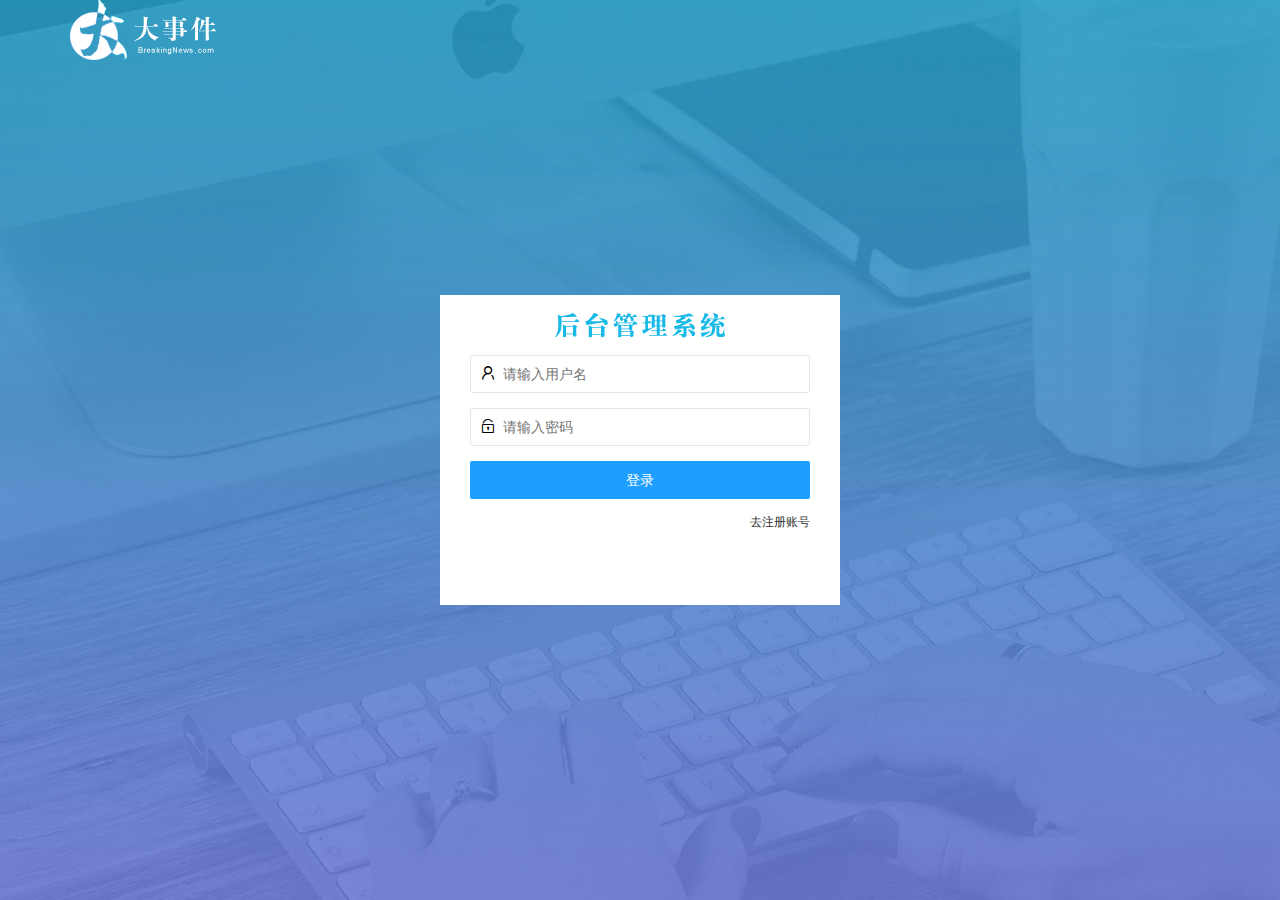
<file: 项目/login.html>
<!DOCTYPE html>
<html lang="en">

<head>
    <meta charset="UTF-8">
    <meta http-equiv="X-UA-Compatible" content="IE=edge">
    <meta name="viewport" content="width=device-width, initial-scale=1.0">
    <title>后台管理系统登录</title>
    <link rel="stylesheet" href="./assets/lib/layui/css/layui.css">
    <link rel="stylesheet" href="./assets/css/login.css">

</head>

<body>
    <div class="layui-main">
        <img src="./assets/images/logo.png" alt="">
    </div>
    <!-- 登录注册页面开始 -->
    <div class="logintest">
        <div class="title">
        </div>
        <!-- 登录 -->
        <div class="login-box">
            <form class="layui-form" id="form_login">
                <div class="layui-form-item">
                    <i class="layui-icon layui-icon-username"></i>
                    <input type="text" name="username" required lay-verify="required" placeholder="请输入用户名"
                        autocomplete="off" class="layui-input">
                </div>
                <div class="layui-form-item">
                    <i class="layui-icon layui-icon-password"></i>
                    <input type="password" name="password" required lay-verify="required|pwd" placeholder="请输入密码"
                        autocomplete="off" class="layui-input">
                </div>
                <div class="layui-form-item">
                    <button class="layui-btn layui-btn-fluid layui-btn-normal" lay-submit
                        lay-filter="formDemo">登录</button>
                </div>
                <div class="layui-form-item links">
                    <a href="javascript:;" id="link_reg">去注册账号</a>
                </div>
            </form>
        </div>

        <!-- 注册 -->
        <div class="reg-box">
            <form class="layui-form" id="form_reg">
                <div class="layui-form-item">
                    <i class="layui-icon layui-icon-username"></i>
                    <input type="text" name="username" required lay-verify="required" placeholder="请输入用户名"
                        autocomplete="off" class="layui-input">
                </div>
                <div class="layui-form-item">
                    <i class="layui-icon layui-icon-password"></i>
                    <input type="password" name="password" required lay-verify="required|pwd" placeholder="请输入密码"
                        autocomplete="off" class="layui-input">
                </div>
                <div class="layui-form-item">
                    <i class="layui-icon layui-icon-password"></i>
                    <input type="password" name="repassword" required lay-verify="required|pwd|repwd"
                        placeholder="再次确认密码" autocomplete="off" class="layui-input">
                </div>
                <div class="layui-form-item">
                    <button class="layui-btn layui-btn-fluid layui-btn-normal" lay-submit
                        lay-filter="formDemo">注册</button>
                </div>
                <div class="layui-form-item links">
                    <a href="javascript:;" id="link_login">去登录</a>
                </div>
            </form>
        </div>
    </div>
    <!-- 登录注册页面结束 -->
    <script src="./assets/lib/layui/layui.all.js"></script>
    <script src="./assets/lib/jquery.js"></script>
    <script src="./assets/js/baseAPI.js"></script>
    <script src="./assets/js/login.js"></script>
</body>

</html>
</file>
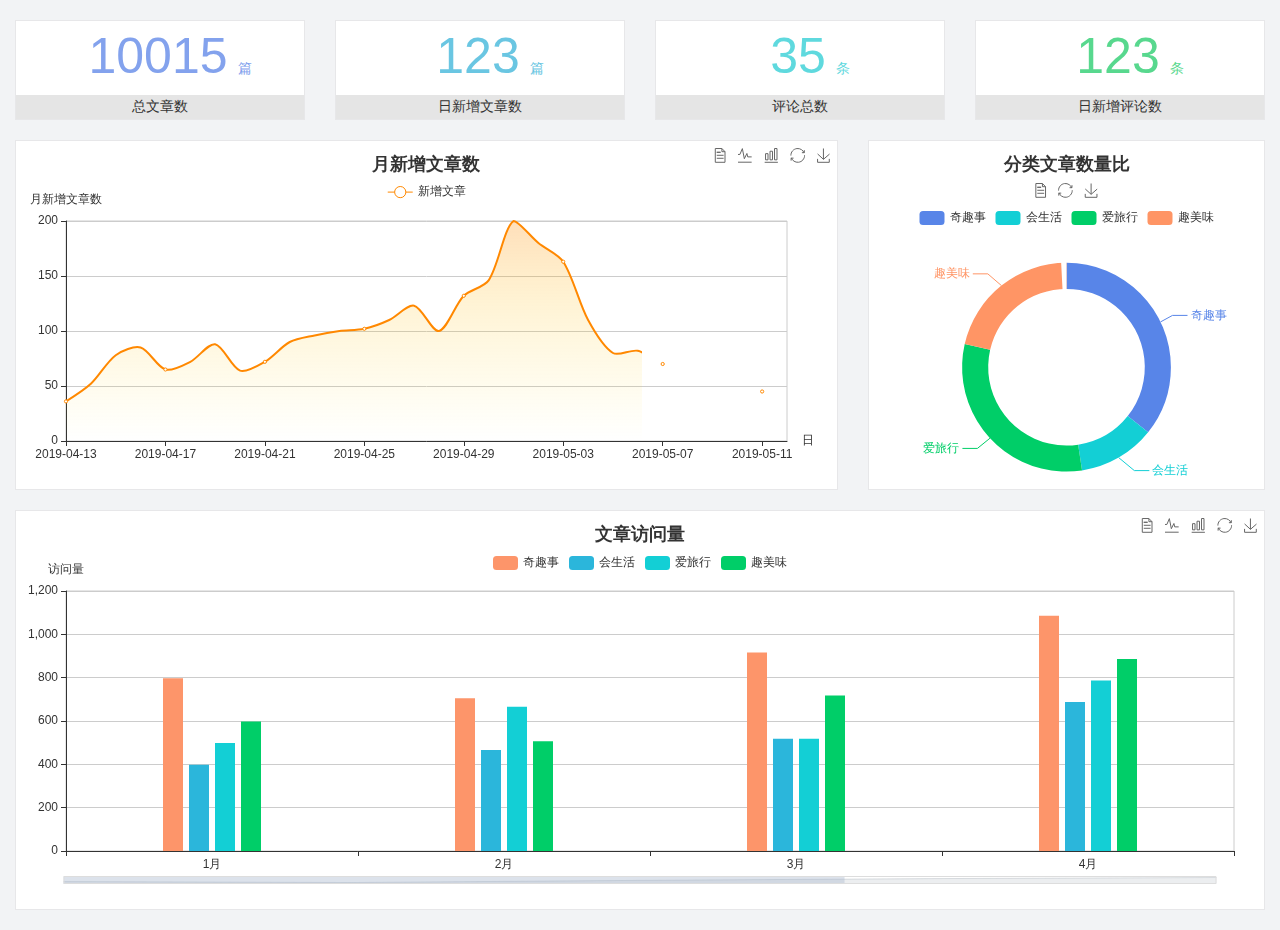
<file: 项目/home/dashboard.html>
<!DOCTYPE html>
<html lang="en">

<head>
  <meta charset="UTF-8">
  <meta name="viewport" content="width=device-width, initial-scale=1.0">
  <meta http-equiv="X-UA-Compatible" content="ie=edge">
  <title>图表统计</title>
  <link rel="stylesheet" href="../assets/lib/bootstrap.css" />
  <link rel="stylesheet" href="../assets/lib/main.css" />
  <script src="../assets/lib/jquery.js"></script>
  <script type="text/javascript" src="../assets/lib/echarts.min.js"></script>
</head>

<body>
  <div class="container-fluid">
    <div class="row spannel_list">
      <div class="col-sm-3 col-xs-6">
        <div class="spannel">
          <em>10015</em><span>篇</span>
          <b>总文章数</b>
        </div>
      </div>
      <div class="col-sm-3 col-xs-6">
        <div class="spannel scolor01">
          <em>123</em><span>篇</span>
          <b>日新增文章数</b>
        </div>
      </div>
      <div class="col-sm-3 col-xs-6">
        <div class="spannel scolor02">
          <em>35</em><span>条</span>
          <b>评论总数</b>
        </div>
      </div>
      <div class="col-sm-3 col-xs-6">
        <div class="spannel scolor03">
          <em>123</em><span>条</span>
          <b>日新增评论数</b>
        </div>
      </div>
    </div>
  </div>

  <div class="container-fluid">
    <div class="row curve-pie">
      <div class="col-lg-8 col-md-8">
        <div class="gragh_pannel" id="curve_show"></div>
      </div>
      <div class="col-lg-4 col-md-4">
        <div class="gragh_pannel" id="pie_show"></div>
      </div>
    </div>
  </div>

  <div class="container-fluid">
    <div class="column_pannel" id="column_show"></div>
  </div>

  <script>
    var oChart = echarts.init(document.getElementById('curve_show'));
    var aList_all = [
      { 'count': 36, 'date': '2019-04-13' },
      { 'count': 52, 'date': '2019-04-14' },
      { 'count': 78, 'date': '2019-04-15' },
      { 'count': 85, 'date': '2019-04-16' },
      { 'count': 65, 'date': '2019-04-17' },
      { 'count': 72, 'date': '2019-04-18' },
      { 'count': 88, 'date': '2019-04-19' },
      { 'count': 64, 'date': '2019-04-20' },
      { 'count': 72, 'date': '2019-04-21' },
      { 'count': 90, 'date': '2019-04-22' },
      { 'count': 96, 'date': '2019-04-23' },
      { 'count': 100, 'date': '2019-04-24' },
      { 'count': 102, 'date': '2019-04-25' },
      { 'count': 110, 'date': '2019-04-26' },
      { 'count': 123, 'date': '2019-04-27' },
      { 'count': 100, 'date': '2019-04-28' },
      { 'count': 132, 'date': '2019-04-29' },
      { 'count': 146, 'date': '2019-04-30' },
      { 'count': 200, 'date': '2019-05-01' },
      { 'count': 180, 'date': '2019-05-02' },
      { 'count': 163, 'date': '2019-05-03' },
      { 'count': 110, 'date': '2019-05-04' },
      { 'count': 80, 'date': '2019-05-05' },
      { 'count': 82, 'date': '2019-05-06' },
      { 'count': 70, 'date': '2019-05-07' },
      { 'count': 65, 'date': '2019-05-08' },
      { 'count': 54, 'date': '2019-05-09' },
      { 'count': 40, 'date': '2019-05-10' },
      { 'count': 45, 'date': '2019-05-11' },
      { 'count': 38, 'date': '2019-05-12' },
    ];

    let aCount = [];
    let aDate = [];

    for (var i = 0; i < aList_all.length; i++) {
      aCount.push(aList_all[i].count);
      aDate.push(aList_all[i].date);
    }

    var chartopt = {
      title: {
        text: '月新增文章数',
        left: 'center',
        top: '10'
      },
      tooltip: {
        trigger: 'axis'
      },
      legend: {
        data: ['新增文章'],
        top: '40'
      },
      toolbox: {
        show: true,
        feature: {
          mark: { show: true },
          dataView: { show: true, readOnly: false },
          magicType: { show: true, type: ['line', 'bar'] },
          restore: { show: true },
          saveAsImage: { show: true }
        }
      },
      calculable: true,
      xAxis: [
        {
          name: '日',
          type: 'category',
          boundaryGap: false,
          data: aDate
        }
      ],
      yAxis: [
        {
          name: '月新增文章数',
          type: 'value'
        }
      ],
      series: [
        {
          name: '新增文章',
          type: 'line',
          smooth: true,
          itemStyle: { normal: { areaStyle: { type: 'default' }, color: '#f80' }, lineStyle: { color: '#f80' } },
          data: aCount
        }],
      areaStyle: {
        normal: {
          color: new echarts.graphic.LinearGradient(0, 0, 0, 1, [{
            offset: 0,
            color: 'rgba(255,136,0,0.39)'
          }, {
            offset: .34,
            color: 'rgba(255,180,0,0.25)'
          }, {
            offset: 1,
            color: 'rgba(255,222,0,0.00)'
          }])

        }
      },
      grid: {
        show: true,
        x: 50,
        x2: 50,
        y: 80,
        height: 220
      }
    };

    oChart.setOption(chartopt);


    var oPie = echarts.init(document.getElementById('pie_show'));
    var oPieopt =
    {
      title: {
        top: 10,
        text: '分类文章数量比',
        x: 'center'
      },
      tooltip: {
        trigger: 'item',
        formatter: "{a} <br/>{b} : {c} ({d}%)"
      },
      color: ['#5885e8', '#13cfd5', '#00ce68', '#ff9565'],
      legend: {
        x: 'center',
        top: 65,
        data: ['奇趣事', '会生活', '爱旅行', '趣美味']
      },
      toolbox: {
        show: true,
        x: 'center',
        top: 35,
        feature: {
          mark: { show: true },
          dataView: { show: true, readOnly: false },
          magicType: {
            show: true,
            type: ['pie', 'funnel'],
            option: {
              funnel: {
                x: '25%',
                width: '50%',
                funnelAlign: 'left',
                max: 1548
              }
            }
          },
          restore: { show: true },
          saveAsImage: { show: true }
        }
      },
      calculable: true,
      series: [
        {
          name: '访问来源',
          type: 'pie',
          radius: ['45%', '60%'],
          center: ['50%', '65%'],
          data: [
            { value: 300, name: '奇趣事' },
            { value: 100, name: '会生活' },
            { value: 260, name: '爱旅行' },
            { value: 180, name: '趣美味' }
          ]
        }
      ]
    };
    oPie.setOption(oPieopt);



    var oColumn = this.echarts.init(document.getElementById('column_show'));
    var oColumnopt =
    {
      title: {
        text: '文章访问量',
        left: 'center',
        top: '10'
      },
      tooltip: {
        trigger: 'axis'
      },
      legend: {
        data: ['奇趣事', '会生活', '爱旅行', '趣美味'],
        top: '40'
      },
      toolbox: {
        show: true,
        feature: {
          mark: { show: true },
          dataView: { show: true, readOnly: false },
          magicType: { show: true, type: ['line', 'bar'] },
          restore: { show: true },
          saveAsImage: { show: true }
        }
      },
      calculable: true,
      xAxis: [
        {
          type: 'category',
          data: ['1月', '2月', '3月', '4月', '5月']
        }
      ],
      yAxis: [
        {
          name: '访问量',
          type: 'value'
        }
      ],
      series: [
        {
          name: '奇趣事',
          type: 'bar',
          barWidth: 20,
          itemStyle: {
            normal: { areaStyle: { type: 'default' }, color: '#fd956a' }
          },
          data: [800, 708, 920, 1090, 1200]
        },
        {
          name: '会生活',
          type: 'bar',
          barWidth: 20,
          itemStyle: {
            normal: { areaStyle: { type: 'default' }, color: '#2bb6db' }
          },
          data: [400, 468, 520, 690, 800]
        },
        {
          name: '爱旅行',
          type: 'bar',
          barWidth: 20,
          itemStyle: {
            normal: { areaStyle: { type: 'default' }, color: '#13cfd5' }
          },
          data: [500, 668, 520, 790, 900]
        },
        {
          name: '趣美味',
          type: 'bar',
          barWidth: 20,
          itemStyle: {
            normal: { areaStyle: { type: 'default' }, color: '#00ce68' }
          },
          data: [600, 508, 720, 890, 1000]
        }
      ],
      grid: {
        show: true,
        x: 50,
        x2: 30,
        y: 80,
        height: 260
      },
      dataZoom: [//给x轴设置滚动条
        {
          start: 0,//默认为0
          end: 100 - 1000 / 31,//默认为100
          type: 'slider',
          show: true,
          xAxisIndex: [0],
          handleSize: 0,//滑动条的 左右2个滑动条的大小
          height: 8,//组件高度
          left: 45, //左边的距离
          right: 50,//右边的距离
          bottom: 26,//右边的距离
          handleColor: '#ddd',//h滑动图标的颜色
          handleStyle: {
            borderColor: "#cacaca",
            borderWidth: "1",
            shadowBlur: 2,
            background: "#ddd",
            shadowColor: "#ddd",
          }
        }]
    };
    oColumn.setOption(oColumnopt);
  </script>
</body>

</html>
</file>
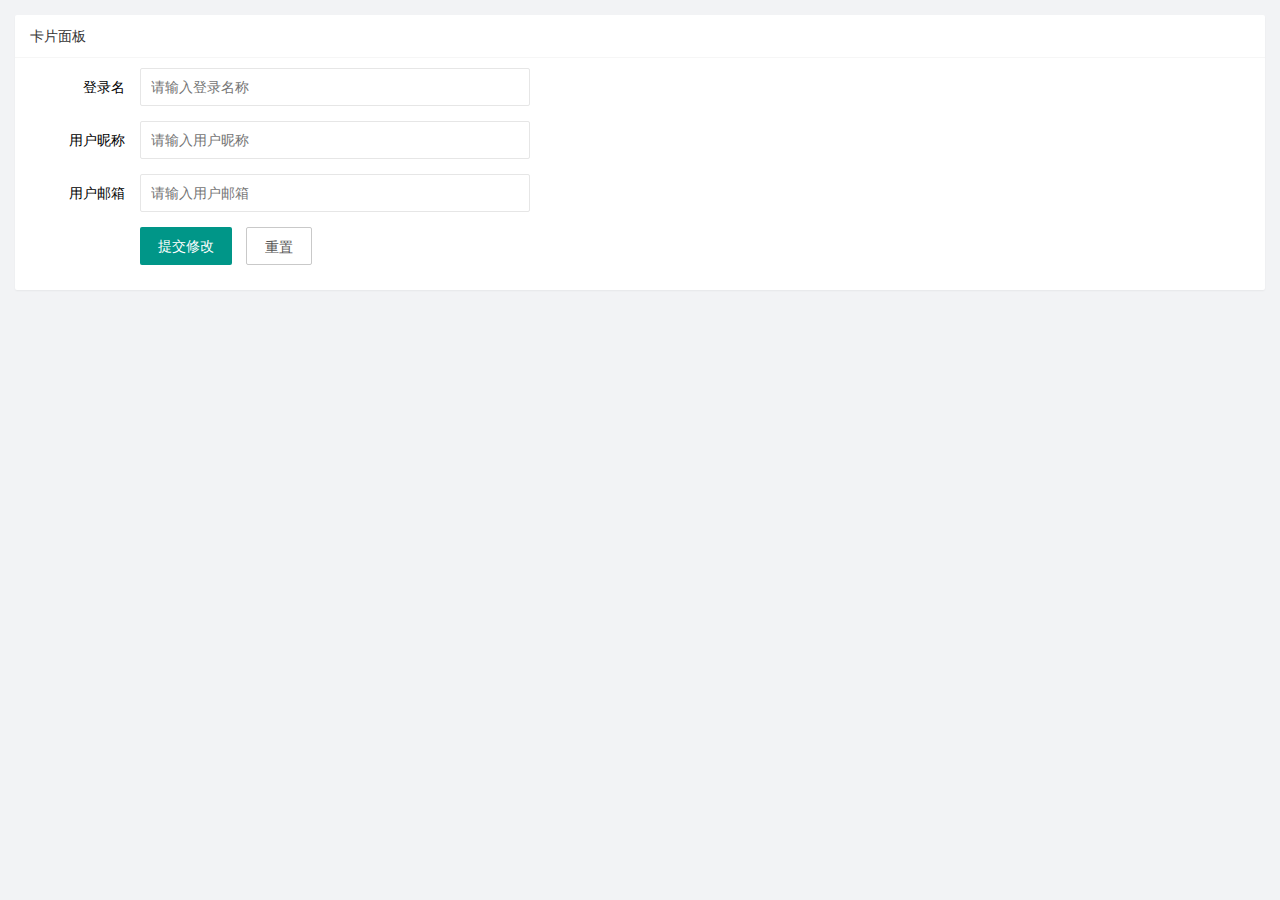
<file: 项目/user/user_info.html>
<!DOCTYPE html>
<html lang="en">

<head>
    <meta charset="UTF-8">
    <meta http-equiv="X-UA-Compatible" content="IE=edge">
    <meta name="viewport" content="width=device-width, initial-scale=1.0">
    <title>基本资料</title>
    <link rel="stylesheet" href="../assets/lib/layui/css/layui.css">
    <link rel="stylesheet" href="../assets/css/user/user_info.css">
</head>

<body>
    <div class="layui-card">
        <div class="layui-card-header">卡片面板</div>
        <div class="layui-card-body">
            <form class="layui-form" action="" lay-filter="formUserInfo">
                <input type="hidden" name="id">
                <div class="layui-form-item">
                    <label class="layui-form-label">登录名</label>
                    <div class="layui-input-block">
                        <input type="text" name="username" required lay-verify="required" placeholder="请输入登录名称"
                            autocomplete="off" class="layui-input" readonly>
                    </div>
                </div>
                <div class="layui-form-item">
                    <label class="layui-form-label">用户昵称</label>
                    <div class="layui-input-block">
                        <input type="text" name="nickname" required lay-verify="required|nickname" placeholder="请输入用户昵称"
                            autocomplete="off" class="layui-input">
                    </div>
                </div>
                <div class="layui-form-item">
                    <label class="layui-form-label">用户邮箱</label>
                    <div class="layui-input-block">
                        <input type="text" name="email" required lay-verify="required" placeholder="请输入用户邮箱"
                            autocomplete="off" class="layui-input">
                    </div>
                </div>
                <div class="layui-form-item">
                    <div class="layui-input-block">
                        <button class="layui-btn" lay-submit lay-filter="formDemo">提交修改</button>
                        <button type="reset" class="layui-btn layui-btn-primary" id="btnReset">重置</button>
                    </div>
                </div>
            </form>
        </div>
    </div>
    <script src="../assets/lib/layui/layui.all.js"></script>
    <script src="../assets/lib/jquery.js"></script>
    <script src="../assets/js/baseAPI.js"></script>
    <script src="../assets/js/user/user.js"></script>
</body>

</html>
</file>
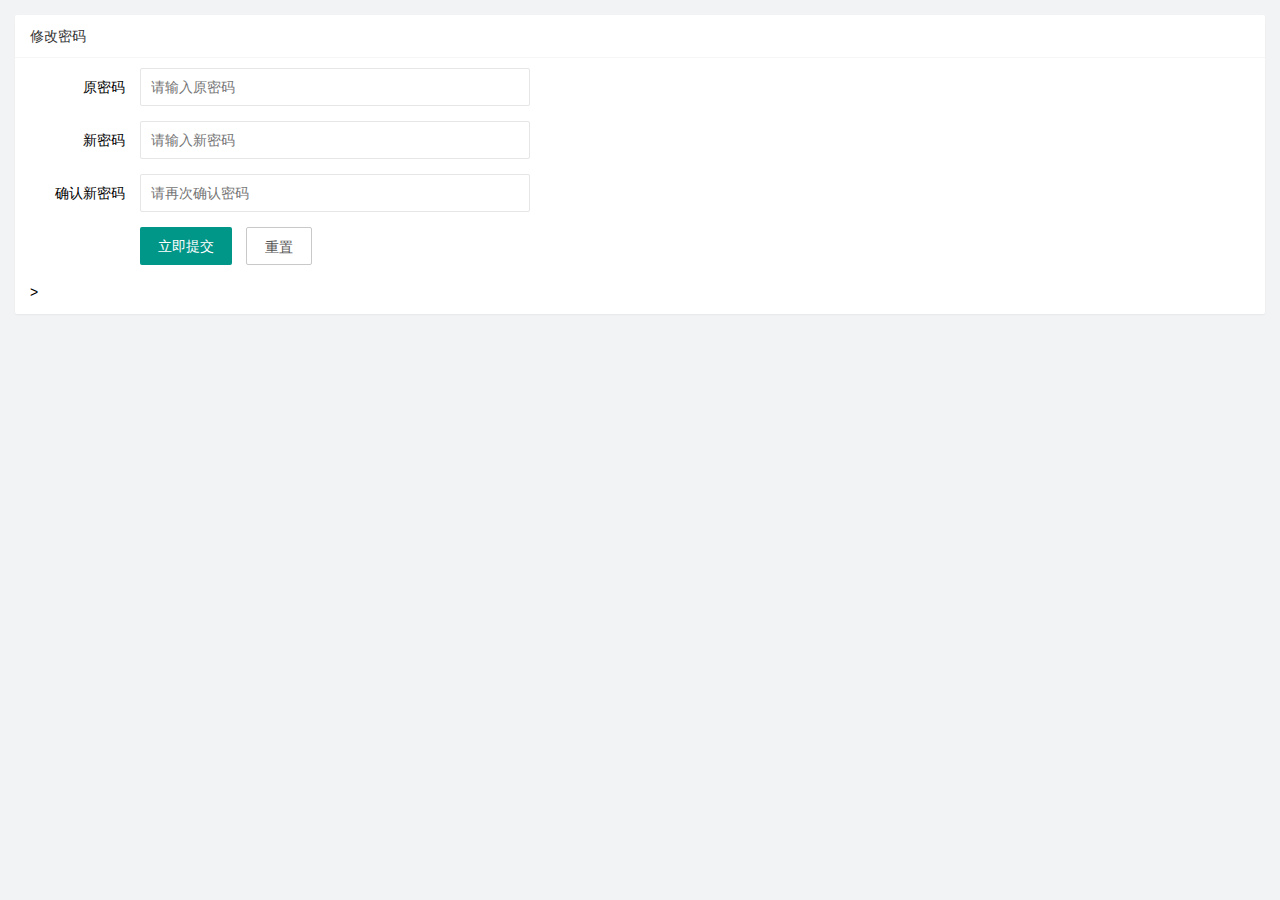
<file: 项目/user/user_pwd.html>
<!DOCTYPE html>
<html lang="en">

<head>
    <meta charset="UTF-8">
    <meta http-equiv="X-UA-Compatible" content="IE=edge">
    <meta name="viewport" content="width=device-width, initial-scale=1.0">
    <title>Document</title>
    <link rel="stylesheet" href="../assets/lib/layui/css/layui.css">
    <link rel="stylesheet" href="../assets/css/user/user_pwd.css">
</head>

<body>
    <div class="layui-card">
        <div class="layui-card-header">修改密码</div>
        <div class="layui-card-body">
            <form class="layui-form" action="">
                <div class="layui-form-item">
                    <label class="layui-form-label">原密码</label>
                    <div class="layui-input-block">
                        <input type="password" name="oldPwd" required lay-verify="required|pwd" placeholder="请输入原密码"
                            autocomplete="off" class="layui-input">
                    </div>
                </div>
                <div class="layui-form-item">
                    <label class="layui-form-label">新密码</label>
                    <div class="layui-input-block">
                        <input type="password" name="newPwd" required lay-verify="required|pwd samePwd"
                            placeholder="请输入新密码" autocomplete="off" class="layui-input">
                    </div>
                </div>
                <div class="layui-form-item">
                    <label class="layui-form-label">确认新密码</label>
                    <div class="layui-input-block">
                        <input type="password" name="rePwd" required lay-verify="required|pwd" placeholder="请再次确认密码"
                            autocomplete="off" class="layui-input">
                    </div>
                </div>
                <div class="layui-form-item">
                    <div class="layui-input-block">
                        <button class="layui-btn" lay-submit lay-filter="formDemo">立即提交</button>
                        <button type="reset" class="layui-btn layui-btn-primary">重置</button>
                    </div>
                </div>
            </form>>
        </div>
    </div>
    <script src="../assets/lib/layui/layui.all.js"></script>
    <script src="../assets/lib/jquery.js"></script>
    <script src="../assets/js/baseAPI.js"></script>
    <script src="../assets/js/user/user_pwd.js"></script>
</body>

</html>
</file>
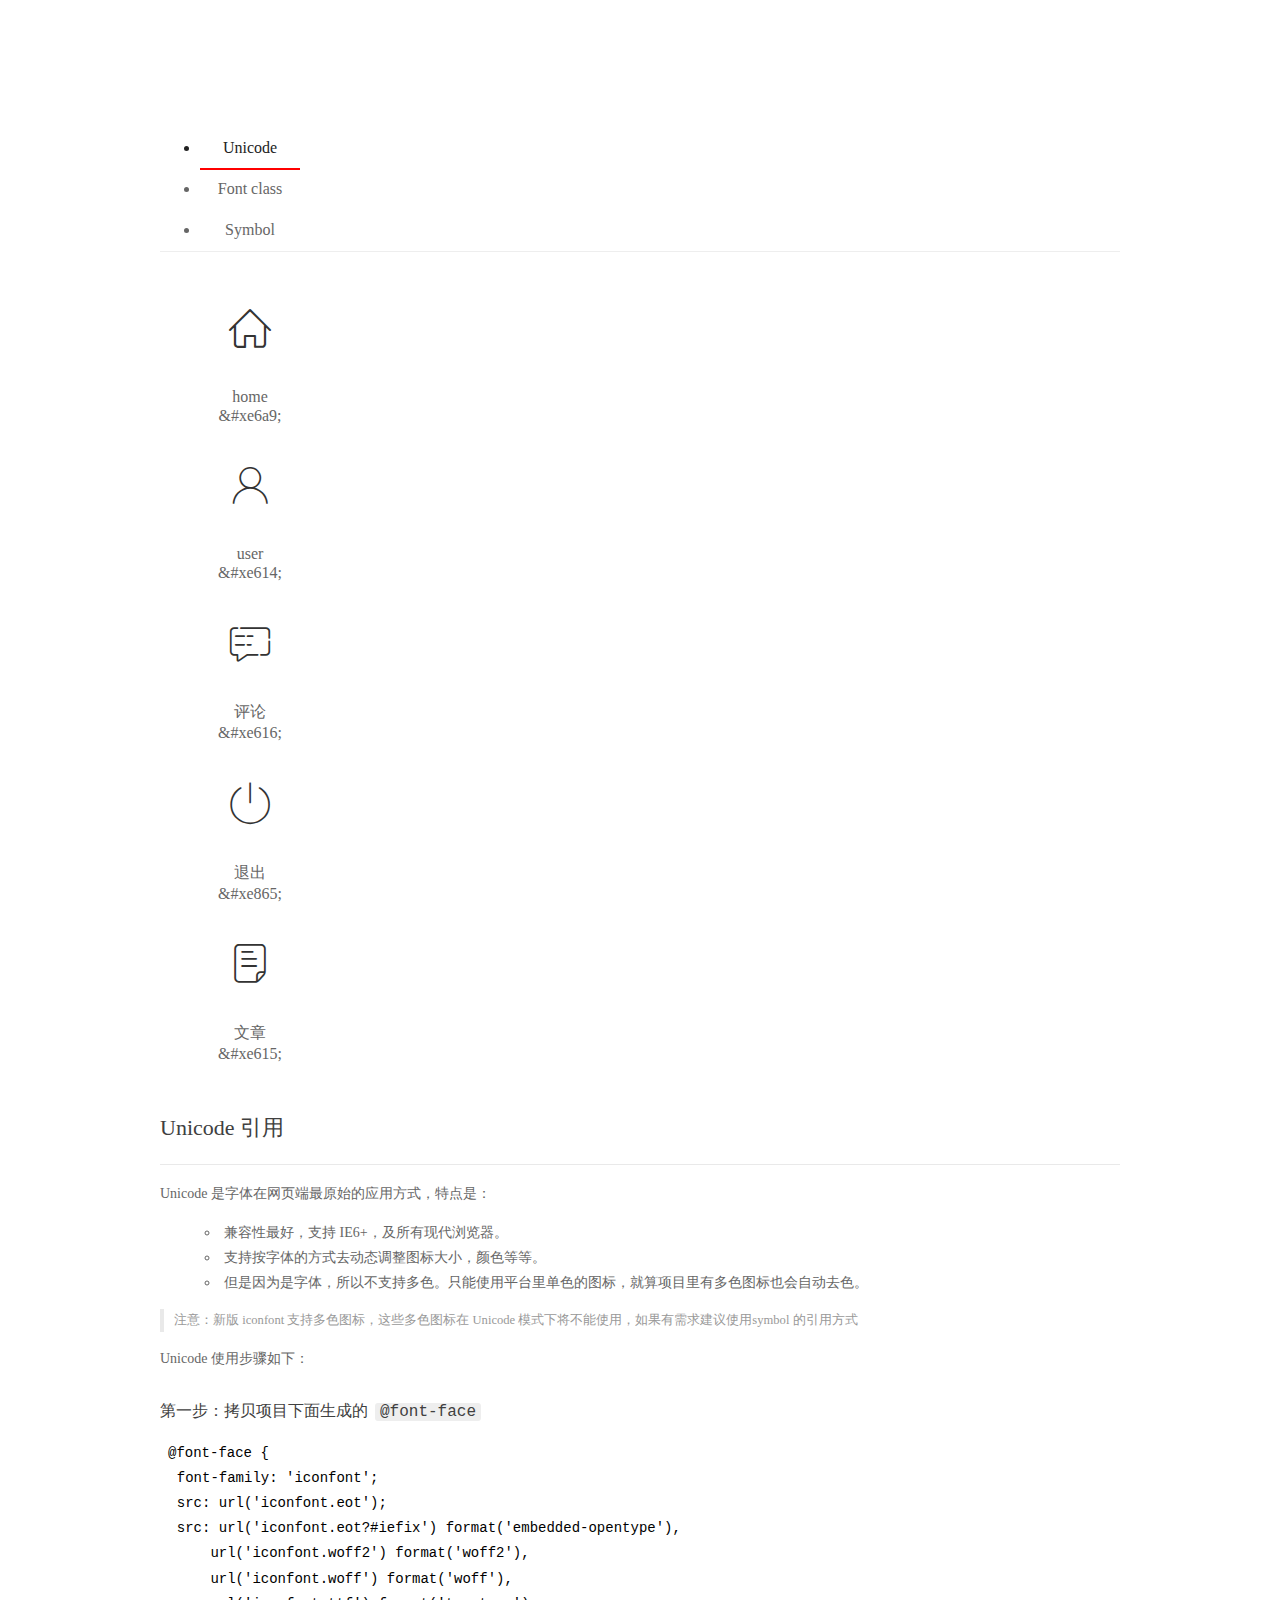
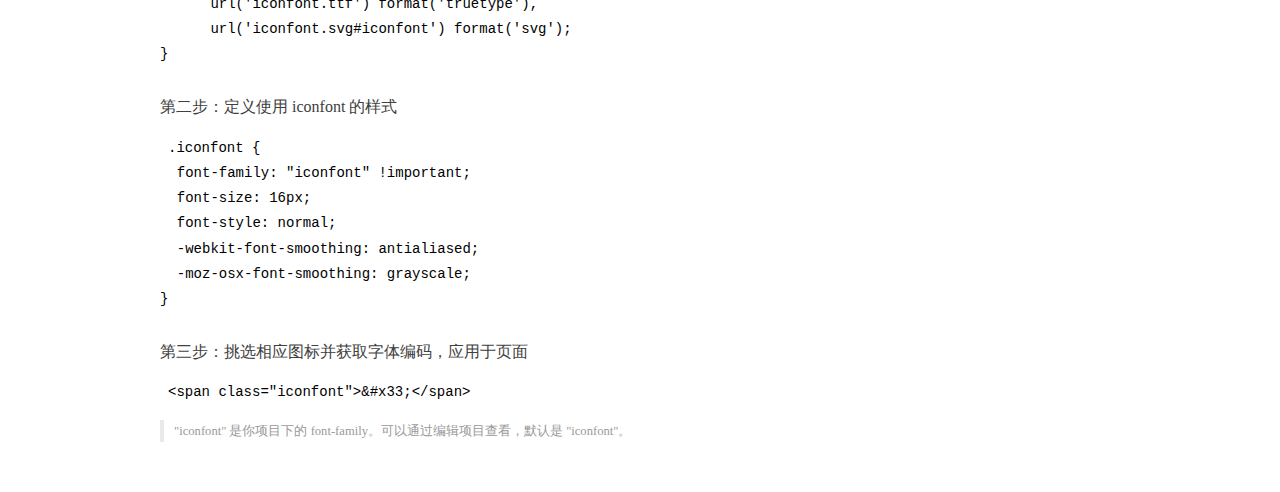
<file: 项目/assets/fonts/demo_index.html>
<!DOCTYPE html>
<html>
<head>
  <meta charset="utf-8"/>
  <title>IconFont Demo</title>
  <link rel="shortcut icon" href="https://gtms04.alicdn.com/tps/i4/TB1_oz6GVXXXXaFXpXXJDFnIXXX-64-64.ico" type="image/x-icon"/>
  <link rel="stylesheet" href="https://g.alicdn.com/thx/cube/1.3.2/cube.min.css">
  <link rel="stylesheet" href="demo.css">
  <link rel="stylesheet" href="iconfont.css">
  <script src="iconfont.js"></script>
  <!-- jQuery -->
  <script src="https://a1.alicdn.com/oss/uploads/2018/12/26/7bfddb60-08e8-11e9-9b04-53e73bb6408b.js"></script>
  <!-- 代码高亮 -->
  <script src="https://a1.alicdn.com/oss/uploads/2018/12/26/a3f714d0-08e6-11e9-8a15-ebf944d7534c.js"></script>
</head>
<body>
  <div class="main">
    <h1 class="logo"><a href="https://www.iconfont.cn/" title="iconfont 首页" target="_blank">&#xe86b;</a></h1>
    <div class="nav-tabs">
      <ul id="tabs" class="dib-box">
        <li class="dib active"><span>Unicode</span></li>
        <li class="dib"><span>Font class</span></li>
        <li class="dib"><span>Symbol</span></li>
      </ul>
      
    </div>
    <div class="tab-container">
      <div class="content unicode" style="display: block;">
          <ul class="icon_lists dib-box">
          
            <li class="dib">
              <span class="icon iconfont">&#xe6a9;</span>
                <div class="name">home</div>
                <div class="code-name">&amp;#xe6a9;</div>
              </li>
          
            <li class="dib">
              <span class="icon iconfont">&#xe614;</span>
                <div class="name">user</div>
                <div class="code-name">&amp;#xe614;</div>
              </li>
          
            <li class="dib">
              <span class="icon iconfont">&#xe616;</span>
                <div class="name">评论</div>
                <div class="code-name">&amp;#xe616;</div>
              </li>
          
            <li class="dib">
              <span class="icon iconfont">&#xe865;</span>
                <div class="name">退出</div>
                <div class="code-name">&amp;#xe865;</div>
              </li>
          
            <li class="dib">
              <span class="icon iconfont">&#xe615;</span>
                <div class="name">文章</div>
                <div class="code-name">&amp;#xe615;</div>
              </li>
          
          </ul>
          <div class="article markdown">
          <h2 id="unicode-">Unicode 引用</h2>
          <hr>

          <p>Unicode 是字体在网页端最原始的应用方式，特点是：</p>
          <ul>
            <li>兼容性最好，支持 IE6+，及所有现代浏览器。</li>
            <li>支持按字体的方式去动态调整图标大小，颜色等等。</li>
            <li>但是因为是字体，所以不支持多色。只能使用平台里单色的图标，就算项目里有多色图标也会自动去色。</li>
          </ul>
          <blockquote>
            <p>注意：新版 iconfont 支持多色图标，这些多色图标在 Unicode 模式下将不能使用，如果有需求建议使用symbol 的引用方式</p>
          </blockquote>
          <p>Unicode 使用步骤如下：</p>
          <h3 id="-font-face">第一步：拷贝项目下面生成的 <code>@font-face</code></h3>
<pre><code class="language-css"
>@font-face {
  font-family: 'iconfont';
  src: url('iconfont.eot');
  src: url('iconfont.eot?#iefix') format('embedded-opentype'),
      url('iconfont.woff2') format('woff2'),
      url('iconfont.woff') format('woff'),
      url('iconfont.ttf') format('truetype'),
      url('iconfont.svg#iconfont') format('svg');
}
</code></pre>
          <h3 id="-iconfont-">第二步：定义使用 iconfont 的样式</h3>
<pre><code class="language-css"
>.iconfont {
  font-family: "iconfont" !important;
  font-size: 16px;
  font-style: normal;
  -webkit-font-smoothing: antialiased;
  -moz-osx-font-smoothing: grayscale;
}
</code></pre>
          <h3 id="-">第三步：挑选相应图标并获取字体编码，应用于页面</h3>
<pre>
<code class="language-html"
>&lt;span class="iconfont"&gt;&amp;#x33;&lt;/span&gt;
</code></pre>
          <blockquote>
            <p>"iconfont" 是你项目下的 font-family。可以通过编辑项目查看，默认是 "iconfont"。</p>
          </blockquote>
          </div>
      </div>
      <div class="content font-class">
        <ul class="icon_lists dib-box">
          
          <li class="dib">
            <span class="icon iconfont icon-home"></span>
            <div class="name">
              home
            </div>
            <div class="code-name">.icon-home
            </div>
          </li>
          
          <li class="dib">
            <span class="icon iconfont icon-user"></span>
            <div class="name">
              user
            </div>
            <div class="code-name">.icon-user
            </div>
          </li>
          
          <li class="dib">
            <span class="icon iconfont icon-pinglun"></span>
            <div class="name">
              评论
            </div>
            <div class="code-name">.icon-pinglun
            </div>
          </li>
          
          <li class="dib">
            <span class="icon iconfont icon-tuichu"></span>
            <div class="name">
              退出
            </div>
            <div class="code-name">.icon-tuichu
            </div>
          </li>
          
          <li class="dib">
            <span class="icon iconfont icon-16"></span>
            <div class="name">
              文章
            </div>
            <div class="code-name">.icon-16
            </div>
          </li>
          
        </ul>
        <div class="article markdown">
        <h2 id="font-class-">font-class 引用</h2>
        <hr>

        <p>font-class 是 Unicode 使用方式的一种变种，主要是解决 Unicode 书写不直观，语意不明确的问题。</p>
        <p>与 Unicode 使用方式相比，具有如下特点：</p>
        <ul>
          <li>兼容性良好，支持 IE8+，及所有现代浏览器。</li>
          <li>相比于 Unicode 语意明确，书写更直观。可以很容易分辨这个 icon 是什么。</li>
          <li>因为使用 class 来定义图标，所以当要替换图标时，只需要修改 class 里面的 Unicode 引用。</li>
          <li>不过因为本质上还是使用的字体，所以多色图标还是不支持的。</li>
        </ul>
        <p>使用步骤如下：</p>
        <h3 id="-fontclass-">第一步：引入项目下面生成的 fontclass 代码：</h3>
<pre><code class="language-html">&lt;link rel="stylesheet" href="./iconfont.css"&gt;
</code></pre>
        <h3 id="-">第二步：挑选相应图标并获取类名，应用于页面：</h3>
<pre><code class="language-html">&lt;span class="iconfont icon-xxx"&gt;&lt;/span&gt;
</code></pre>
        <blockquote>
          <p>"
            iconfont" 是你项目下的 font-family。可以通过编辑项目查看，默认是 "iconfont"。</p>
        </blockquote>
      </div>
      </div>
      <div class="content symbol">
          <ul class="icon_lists dib-box">
          
            <li class="dib">
                <svg class="icon svg-icon" aria-hidden="true">
                  <use xlink:href="#icon-home"></use>
                </svg>
                <div class="name">home</div>
                <div class="code-name">#icon-home</div>
            </li>
          
            <li class="dib">
                <svg class="icon svg-icon" aria-hidden="true">
                  <use xlink:href="#icon-user"></use>
                </svg>
                <div class="name">user</div>
                <div class="code-name">#icon-user</div>
            </li>
          
            <li class="dib">
                <svg class="icon svg-icon" aria-hidden="true">
                  <use xlink:href="#icon-pinglun"></use>
                </svg>
                <div class="name">评论</div>
                <div class="code-name">#icon-pinglun</div>
            </li>
          
            <li class="dib">
                <svg class="icon svg-icon" aria-hidden="true">
                  <use xlink:href="#icon-tuichu"></use>
                </svg>
                <div class="name">退出</div>
                <div class="code-name">#icon-tuichu</div>
            </li>
          
            <li class="dib">
                <svg class="icon svg-icon" aria-hidden="true">
                  <use xlink:href="#icon-16"></use>
                </svg>
                <div class="name">文章</div>
                <div class="code-name">#icon-16</div>
            </li>
          
          </ul>
          <div class="article markdown">
          <h2 id="symbol-">Symbol 引用</h2>
          <hr>

          <p>这是一种全新的使用方式，应该说这才是未来的主流，也是平台目前推荐的用法。相关介绍可以参考这篇<a href="">文章</a>
            这种用法其实是做了一个 SVG 的集合，与另外两种相比具有如下特点：</p>
          <ul>
            <li>支持多色图标了，不再受单色限制。</li>
            <li>通过一些技巧，支持像字体那样，通过 <code>font-size</code>, <code>color</code> 来调整样式。</li>
            <li>兼容性较差，支持 IE9+，及现代浏览器。</li>
            <li>浏览器渲染 SVG 的性能一般，还不如 png。</li>
          </ul>
          <p>使用步骤如下：</p>
          <h3 id="-symbol-">第一步：引入项目下面生成的 symbol 代码：</h3>
<pre><code class="language-html">&lt;script src="./iconfont.js"&gt;&lt;/script&gt;
</code></pre>
          <h3 id="-css-">第二步：加入通用 CSS 代码（引入一次就行）：</h3>
<pre><code class="language-html">&lt;style&gt;
.icon {
  width: 1em;
  height: 1em;
  vertical-align: -0.15em;
  fill: currentColor;
  overflow: hidden;
}
&lt;/style&gt;
</code></pre>
          <h3 id="-">第三步：挑选相应图标并获取类名，应用于页面：</h3>
<pre><code class="language-html">&lt;svg class="icon" aria-hidden="true"&gt;
  &lt;use xlink:href="#icon-xxx"&gt;&lt;/use&gt;
&lt;/svg&gt;
</code></pre>
          </div>
      </div>

    </div>
  </div>
  <script>
  $(document).ready(function () {
      $('.tab-container .content:first').show()

      $('#tabs li').click(function (e) {
        var tabContent = $('.tab-container .content')
        var index = $(this).index()

        if ($(this).hasClass('active')) {
          return
        } else {
          $('#tabs li').removeClass('active')
          $(this).addClass('active')

          tabContent.hide().eq(index).fadeIn()
        }
      })
    })
  </script>
</body>
</html>
</file>
<file: 项目/assets/lib/layui/css/layui.css>
/** layui-v2.5.5 MIT License By https://www.layui.com */
 .layui-inline,img{display:inline-block;vertical-align:middle}h1,h2,h3,h4,h5,h6{font-weight:400}.layui-edge,.layui-header,.layui-inline,.layui-main{position:relative}.layui-body,.layui-edge,.layui-elip{overflow:hidden}.layui-btn,.layui-edge,.layui-inline,img{vertical-align:middle}.layui-btn,.layui-disabled,.layui-icon,.layui-unselect{-moz-user-select:none;-webkit-user-select:none;-ms-user-select:none}.layui-elip,.layui-form-checkbox span,.layui-form-pane .layui-form-label{text-overflow:ellipsis;white-space:nowrap}.layui-breadcrumb,.layui-tree-btnGroup{visibility:hidden}blockquote,body,button,dd,div,dl,dt,form,h1,h2,h3,h4,h5,h6,input,li,ol,p,pre,td,textarea,th,ul{margin:0;padding:0;-webkit-tap-highlight-color:rgba(0,0,0,0)}a:active,a:hover{outline:0}img{border:none}li{list-style:none}table{border-collapse:collapse;border-spacing:0}h4,h5,h6{font-size:100%}button,input,optgroup,option,select,textarea{font-family:inherit;font-size:inherit;font-style:inherit;font-weight:inherit;outline:0}pre{white-space:pre-wrap;white-space:-moz-pre-wrap;white-space:-pre-wrap;white-space:-o-pre-wrap;word-wrap:break-word}body{line-height:24px;font:14px Helvetica Neue,Helvetica,PingFang SC,Tahoma,Arial,sans-serif}hr{height:1px;margin:10px 0;border:0;clear:both}a{color:#333;text-decoration:none}a:hover{color:#777}a cite{font-style:normal;*cursor:pointer}.layui-border-box,.layui-border-box *{box-sizing:border-box}.layui-box,.layui-box *{box-sizing:content-box}.layui-clear{clear:both;*zoom:1}.layui-clear:after{content:'\20';clear:both;*zoom:1;display:block;height:0}.layui-inline{*display:inline;*zoom:1}.layui-edge{display:inline-block;width:0;height:0;border-width:6px;border-style:dashed;border-color:transparent}.layui-edge-top{top:-4px;border-bottom-color:#999;border-bottom-style:solid}.layui-edge-right{border-left-color:#999;border-left-style:solid}.layui-edge-bottom{top:2px;border-top-color:#999;border-top-style:solid}.layui-edge-left{border-right-color:#999;border-right-style:solid}.layui-disabled,.layui-disabled:hover{color:#d2d2d2!important;cursor:not-allowed!important}.layui-circle{border-radius:100%}.layui-show{display:block!important}.layui-hide{display:none!important}@font-face{font-family:layui-icon;src:url(../font/iconfont.eot?v=250);src:url(../font/iconfont.eot?v=250#iefix) format('embedded-opentype'),url(../font/iconfont.woff2?v=250) format('woff2'),url(../font/iconfont.woff?v=250) format('woff'),url(../font/iconfont.ttf?v=250) format('truetype'),url(../font/iconfont.svg?v=250#layui-icon) format('svg')}.layui-icon{font-family:layui-icon!important;font-size:16px;font-style:normal;-webkit-font-smoothing:antialiased;-moz-osx-font-smoothing:grayscale}.layui-icon-reply-fill:before{content:"\e611"}.layui-icon-set-fill:before{content:"\e614"}.layui-icon-menu-fill:before{content:"\e60f"}.layui-icon-search:before{content:"\e615"}.layui-icon-share:before{content:"\e641"}.layui-icon-set-sm:before{content:"\e620"}.layui-icon-engine:before{content:"\e628"}.layui-icon-close:before{content:"\1006"}.layui-icon-close-fill:before{content:"\1007"}.layui-icon-chart-screen:before{content:"\e629"}.layui-icon-star:before{content:"\e600"}.layui-icon-circle-dot:before{content:"\e617"}.layui-icon-chat:before{content:"\e606"}.layui-icon-release:before{content:"\e609"}.layui-icon-list:before{content:"\e60a"}.layui-icon-chart:before{content:"\e62c"}.layui-icon-ok-circle:before{content:"\1005"}.layui-icon-layim-theme:before{content:"\e61b"}.layui-icon-table:before{content:"\e62d"}.layui-icon-right:before{content:"\e602"}.layui-icon-left:before{content:"\e603"}.layui-icon-cart-simple:before{content:"\e698"}.layui-icon-face-cry:before{content:"\e69c"}.layui-icon-face-smile:before{content:"\e6af"}.layui-icon-survey:before{content:"\e6b2"}.layui-icon-tree:before{content:"\e62e"}.layui-icon-upload-circle:before{content:"\e62f"}.layui-icon-add-circle:before{content:"\e61f"}.layui-icon-download-circle:before{content:"\e601"}.layui-icon-templeate-1:before{content:"\e630"}.layui-icon-util:before{content:"\e631"}.layui-icon-face-surprised:before{content:"\e664"}.layui-icon-edit:before{content:"\e642"}.layui-icon-speaker:before{content:"\e645"}.layui-icon-down:before{content:"\e61a"}.layui-icon-file:before{content:"\e621"}.layui-icon-layouts:before{content:"\e632"}.layui-icon-rate-half:before{content:"\e6c9"}.layui-icon-add-circle-fine:before{content:"\e608"}.layui-icon-prev-circle:before{content:"\e633"}.layui-icon-read:before{content:"\e705"}.layui-icon-404:before{content:"\e61c"}.layui-icon-carousel:before{content:"\e634"}.layui-icon-help:before{content:"\e607"}.layui-icon-code-circle:before{content:"\e635"}.layui-icon-water:before{content:"\e636"}.layui-icon-username:before{content:"\e66f"}.layui-icon-find-fill:before{content:"\e670"}.layui-icon-about:before{content:"\e60b"}.layui-icon-location:before{content:"\e715"}.layui-icon-up:before{content:"\e619"}.layui-icon-pause:before{content:"\e651"}.layui-icon-date:before{content:"\e637"}.layui-icon-layim-uploadfile:before{content:"\e61d"}.layui-icon-delete:before{content:"\e640"}.layui-icon-play:before{content:"\e652"}.layui-icon-top:before{content:"\e604"}.layui-icon-friends:before{content:"\e612"}.layui-icon-refresh-3:before{content:"\e9aa"}.layui-icon-ok:before{content:"\e605"}.layui-icon-layer:before{content:"\e638"}.layui-icon-face-smile-fine:before{content:"\e60c"}.layui-icon-dollar:before{content:"\e659"}.layui-icon-group:before{content:"\e613"}.layui-icon-layim-download:before{content:"\e61e"}.layui-icon-picture-fine:before{content:"\e60d"}.layui-icon-link:before{content:"\e64c"}.layui-icon-diamond:before{content:"\e735"}.layui-icon-log:before{content:"\e60e"}.layui-icon-rate-solid:before{content:"\e67a"}.layui-icon-fonts-del:before{content:"\e64f"}.layui-icon-unlink:before{content:"\e64d"}.layui-icon-fonts-clear:before{content:"\e639"}.layui-icon-triangle-r:before{content:"\e623"}.layui-icon-circle:before{content:"\e63f"}.layui-icon-radio:before{content:"\e643"}.layui-icon-align-center:before{content:"\e647"}.layui-icon-align-right:before{content:"\e648"}.layui-icon-align-left:before{content:"\e649"}.layui-icon-loading-1:before{content:"\e63e"}.layui-icon-return:before{content:"\e65c"}.layui-icon-fonts-strong:before{content:"\e62b"}.layui-icon-upload:before{content:"\e67c"}.layui-icon-dialogue:before{content:"\e63a"}.layui-icon-video:before{content:"\e6ed"}.layui-icon-headset:before{content:"\e6fc"}.layui-icon-cellphone-fine:before{content:"\e63b"}.layui-icon-add-1:before{content:"\e654"}.layui-icon-face-smile-b:before{content:"\e650"}.layui-icon-fonts-html:before{content:"\e64b"}.layui-icon-form:before{content:"\e63c"}.layui-icon-cart:before{content:"\e657"}.layui-icon-camera-fill:before{content:"\e65d"}.layui-icon-tabs:before{content:"\e62a"}.layui-icon-fonts-code:before{content:"\e64e"}.layui-icon-fire:before{content:"\e756"}.layui-icon-set:before{content:"\e716"}.layui-icon-fonts-u:before{content:"\e646"}.layui-icon-triangle-d:before{content:"\e625"}.layui-icon-tips:before{content:"\e702"}.layui-icon-picture:before{content:"\e64a"}.layui-icon-more-vertical:before{content:"\e671"}.layui-icon-flag:before{content:"\e66c"}.layui-icon-loading:before{content:"\e63d"}.layui-icon-fonts-i:before{content:"\e644"}.layui-icon-refresh-1:before{content:"\e666"}.layui-icon-rmb:before{content:"\e65e"}.layui-icon-home:before{content:"\e68e"}.layui-icon-user:before{content:"\e770"}.layui-icon-notice:before{content:"\e667"}.layui-icon-login-weibo:before{content:"\e675"}.layui-icon-voice:before{content:"\e688"}.layui-icon-upload-drag:before{content:"\e681"}.layui-icon-login-qq:before{content:"\e676"}.layui-icon-snowflake:before{content:"\e6b1"}.layui-icon-file-b:before{content:"\e655"}.layui-icon-template:before{content:"\e663"}.layui-icon-auz:before{content:"\e672"}.layui-icon-console:before{content:"\e665"}.layui-icon-app:before{content:"\e653"}.layui-icon-prev:before{content:"\e65a"}.layui-icon-website:before{content:"\e7ae"}.layui-icon-next:before{content:"\e65b"}.layui-icon-component:before{content:"\e857"}.layui-icon-more:before{content:"\e65f"}.layui-icon-login-wechat:before{content:"\e677"}.layui-icon-shrink-right:before{content:"\e668"}.layui-icon-spread-left:before{content:"\e66b"}.layui-icon-camera:before{content:"\e660"}.layui-icon-note:before{content:"\e66e"}.layui-icon-refresh:before{content:"\e669"}.layui-icon-female:before{content:"\e661"}.layui-icon-male:before{content:"\e662"}.layui-icon-password:before{content:"\e673"}.layui-icon-senior:before{content:"\e674"}.layui-icon-theme:before{content:"\e66a"}.layui-icon-tread:before{content:"\e6c5"}.layui-icon-praise:before{content:"\e6c6"}.layui-icon-star-fill:before{content:"\e658"}.layui-icon-rate:before{content:"\e67b"}.layui-icon-template-1:before{content:"\e656"}.layui-icon-vercode:before{content:"\e679"}.layui-icon-cellphone:before{content:"\e678"}.layui-icon-screen-full:before{content:"\e622"}.layui-icon-screen-restore:before{content:"\e758"}.layui-icon-cols:before{content:"\e610"}.layui-icon-export:before{content:"\e67d"}.layui-icon-print:before{content:"\e66d"}.layui-icon-slider:before{content:"\e714"}.layui-icon-addition:before{content:"\e624"}.layui-icon-subtraction:before{content:"\e67e"}.layui-icon-service:before{content:"\e626"}.layui-icon-transfer:before{content:"\e691"}.layui-main{width:1140px;margin:0 auto}.layui-header{z-index:1000;height:60px}.layui-header a:hover{transition:all .5s;-webkit-transition:all .5s}.layui-side{position:fixed;left:0;top:0;bottom:0;z-index:999;width:200px;overflow-x:hidden}.layui-side-scroll{position:relative;width:220px;height:100%;overflow-x:hidden}.layui-body{position:absolute;left:200px;right:0;top:0;bottom:0;z-index:998;width:auto;overflow-y:auto;box-sizing:border-box}.layui-layout-body{overflow:hidden}.layui-layout-admin .layui-header{background-color:#23262E}.layui-layout-admin .layui-side{top:60px;width:200px;overflow-x:hidden}.layui-layout-admin .layui-body{position:fixed;top:60px;bottom:44px}.layui-layout-admin .layui-main{width:auto;margin:0 15px}.layui-layout-admin .layui-footer{position:fixed;left:200px;right:0;bottom:0;height:44px;line-height:44px;padding:0 15px;background-color:#eee}.layui-layout-admin .layui-logo{position:absolute;left:0;top:0;width:200px;height:100%;line-height:60px;text-align:center;color:#009688;font-size:16px}.layui-layout-admin .layui-header .layui-nav{background:0 0}.layui-layout-left{position:absolute!important;left:200px;top:0}.layui-layout-right{position:absolute!important;right:0;top:0}.layui-container{position:relative;margin:0 auto;padding:0 15px;box-sizing:border-box}.layui-fluid{position:relative;margin:0 auto;padding:0 15px}.layui-row:after,.layui-row:before{content:'';display:block;clear:both}.layui-col-lg1,.layui-col-lg10,.layui-col-lg11,.layui-col-lg12,.layui-col-lg2,.layui-col-lg3,.layui-col-lg4,.layui-col-lg5,.layui-col-lg6,.layui-col-lg7,.layui-col-lg8,.layui-col-lg9,.layui-col-md1,.layui-col-md10,.layui-col-md11,.layui-col-md12,.layui-col-md2,.layui-col-md3,.layui-col-md4,.layui-col-md5,.layui-col-md6,.layui-col-md7,.layui-col-md8,.layui-col-md9,.layui-col-sm1,.layui-col-sm10,.layui-col-sm11,.layui-col-sm12,.layui-col-sm2,.layui-col-sm3,.layui-col-sm4,.layui-col-sm5,.layui-col-sm6,.layui-col-sm7,.layui-col-sm8,.layui-col-sm9,.layui-col-xs1,.layui-col-xs10,.layui-col-xs11,.layui-col-xs12,.layui-col-xs2,.layui-col-xs3,.layui-col-xs4,.layui-col-xs5,.layui-col-xs6,.layui-col-xs7,.layui-col-xs8,.layui-col-xs9{position:relative;display:block;box-sizing:border-box}.layui-col-xs1,.layui-col-xs10,.layui-col-xs11,.layui-col-xs12,.layui-col-xs2,.layui-col-xs3,.layui-col-xs4,.layui-col-xs5,.layui-col-xs6,.layui-col-xs7,.layui-col-xs8,.layui-col-xs9{float:left}.layui-col-xs1{width:8.33333333%}.layui-col-xs2{width:16.66666667%}.layui-col-xs3{width:25%}.layui-col-xs4{width:33.33333333%}.layui-col-xs5{width:41.66666667%}.layui-col-xs6{width:50%}.layui-col-xs7{width:58.33333333%}.layui-col-xs8{width:66.66666667%}.layui-col-xs9{width:75%}.layui-col-xs10{width:83.33333333%}.layui-col-xs11{width:91.66666667%}.layui-col-xs12{width:100%}.layui-col-xs-offset1{margin-left:8.33333333%}.layui-col-xs-offset2{margin-left:16.66666667%}.layui-col-xs-offset3{margin-left:25%}.layui-col-xs-offset4{margin-left:33.33333333%}.layui-col-xs-offset5{margin-left:41.66666667%}.layui-col-xs-offset6{margin-left:50%}.layui-col-xs-offset7{margin-left:58.33333333%}.layui-col-xs-offset8{margin-left:66.66666667%}.layui-col-xs-offset9{margin-left:75%}.layui-col-xs-offset10{margin-left:83.33333333%}.layui-col-xs-offset11{margin-left:91.66666667%}.layui-col-xs-offset12{margin-left:100%}@media screen and (max-width:768px){.layui-hide-xs{display:none!important}.layui-show-xs-block{display:block!important}.layui-show-xs-inline{display:inline!important}.layui-show-xs-inline-block{display:inline-block!important}}@media screen and (min-width:768px){.layui-container{width:750px}.layui-hide-sm{display:none!important}.layui-show-sm-block{display:block!important}.layui-show-sm-inline{display:inline!important}.layui-show-sm-inline-block{display:inline-block!important}.layui-col-sm1,.layui-col-sm10,.layui-col-sm11,.layui-col-sm12,.layui-col-sm2,.layui-col-sm3,.layui-col-sm4,.layui-col-sm5,.layui-col-sm6,.layui-col-sm7,.layui-col-sm8,.layui-col-sm9{float:left}.layui-col-sm1{width:8.33333333%}.layui-col-sm2{width:16.66666667%}.layui-col-sm3{width:25%}.layui-col-sm4{width:33.33333333%}.layui-col-sm5{width:41.66666667%}.layui-col-sm6{width:50%}.layui-col-sm7{width:58.33333333%}.layui-col-sm8{width:66.66666667%}.layui-col-sm9{width:75%}.layui-col-sm10{width:83.33333333%}.layui-col-sm11{width:91.66666667%}.layui-col-sm12{width:100%}.layui-col-sm-offset1{margin-left:8.33333333%}.layui-col-sm-offset2{margin-left:16.66666667%}.layui-col-sm-offset3{margin-left:25%}.layui-col-sm-offset4{margin-left:33.33333333%}.layui-col-sm-offset5{margin-left:41.66666667%}.layui-col-sm-offset6{margin-left:50%}.layui-col-sm-offset7{margin-left:58.33333333%}.layui-col-sm-offset8{margin-left:66.66666667%}.layui-col-sm-offset9{margin-left:75%}.layui-col-sm-offset10{margin-left:83.33333333%}.layui-col-sm-offset11{margin-left:91.66666667%}.layui-col-sm-offset12{margin-left:100%}}@media screen and (min-width:992px){.layui-container{width:970px}.layui-hide-md{display:none!important}.layui-show-md-block{display:block!important}.layui-show-md-inline{display:inline!important}.layui-show-md-inline-block{display:inline-block!important}.layui-col-md1,.layui-col-md10,.layui-col-md11,.layui-col-md12,.layui-col-md2,.layui-col-md3,.layui-col-md4,.layui-col-md5,.layui-col-md6,.layui-col-md7,.layui-col-md8,.layui-col-md9{float:left}.layui-col-md1{width:8.33333333%}.layui-col-md2{width:16.66666667%}.layui-col-md3{width:25%}.layui-col-md4{width:33.33333333%}.layui-col-md5{width:41.66666667%}.layui-col-md6{width:50%}.layui-col-md7{width:58.33333333%}.layui-col-md8{width:66.66666667%}.layui-col-md9{width:75%}.layui-col-md10{width:83.33333333%}.layui-col-md11{width:91.66666667%}.layui-col-md12{width:100%}.layui-col-md-offset1{margin-left:8.33333333%}.layui-col-md-offset2{margin-left:16.66666667%}.layui-col-md-offset3{margin-left:25%}.layui-col-md-offset4{margin-left:33.33333333%}.layui-col-md-offset5{margin-left:41.66666667%}.layui-col-md-offset6{margin-left:50%}.layui-col-md-offset7{margin-left:58.33333333%}.layui-col-md-offset8{margin-left:66.66666667%}.layui-col-md-offset9{margin-left:75%}.layui-col-md-offset10{margin-left:83.33333333%}.layui-col-md-offset11{margin-left:91.66666667%}.layui-col-md-offset12{margin-left:100%}}@media screen and (min-width:1200px){.layui-container{width:1170px}.layui-hide-lg{display:none!important}.layui-show-lg-block{display:block!important}.layui-show-lg-inline{display:inline!important}.layui-show-lg-inline-block{display:inline-block!important}.layui-col-lg1,.layui-col-lg10,.layui-col-lg11,.layui-col-lg12,.layui-col-lg2,.layui-col-lg3,.layui-col-lg4,.layui-col-lg5,.layui-col-lg6,.layui-col-lg7,.layui-col-lg8,.layui-col-lg9{float:left}.layui-col-lg1{width:8.33333333%}.layui-col-lg2{width:16.66666667%}.layui-col-lg3{width:25%}.layui-col-lg4{width:33.33333333%}.layui-col-lg5{width:41.66666667%}.layui-col-lg6{width:50%}.layui-col-lg7{width:58.33333333%}.layui-col-lg8{width:66.66666667%}.layui-col-lg9{width:75%}.layui-col-lg10{width:83.33333333%}.layui-col-lg11{width:91.66666667%}.layui-col-lg12{width:100%}.layui-col-lg-offset1{margin-left:8.33333333%}.layui-col-lg-offset2{margin-left:16.66666667%}.layui-col-lg-offset3{margin-left:25%}.layui-col-lg-offset4{margin-left:33.33333333%}.layui-col-lg-offset5{margin-left:41.66666667%}.layui-col-lg-offset6{margin-left:50%}.layui-col-lg-offset7{margin-left:58.33333333%}.layui-col-lg-offset8{margin-left:66.66666667%}.layui-col-lg-offset9{margin-left:75%}.layui-col-lg-offset10{margin-left:83.33333333%}.layui-col-lg-offset11{margin-left:91.66666667%}.layui-col-lg-offset12{margin-left:100%}}.layui-col-space1{margin:-.5px}.layui-col-space1>*{padding:.5px}.layui-col-space3{margin:-1.5px}.layui-col-space3>*{padding:1.5px}.layui-col-space5{margin:-2.5px}.layui-col-space5>*{padding:2.5px}.layui-col-space8{margin:-3.5px}.layui-col-space8>*{padding:3.5px}.layui-col-space10{margin:-5px}.layui-col-space10>*{padding:5px}.layui-col-space12{margin:-6px}.layui-col-space12>*{padding:6px}.layui-col-space15{margin:-7.5px}.layui-col-space15>*{padding:7.5px}.layui-col-space18{margin:-9px}.layui-col-space18>*{padding:9px}.layui-col-space20{margin:-10px}.layui-col-space20>*{padding:10px}.layui-col-space22{margin:-11px}.layui-col-space22>*{padding:11px}.layui-col-space25{margin:-12.5px}.layui-col-space25>*{padding:12.5px}.layui-col-space30{margin:-15px}.layui-col-space30>*{padding:15px}.layui-btn,.layui-input,.layui-select,.layui-textarea,.layui-upload-button{outline:0;-webkit-appearance:none;transition:all .3s;-webkit-transition:all .3s;box-sizing:border-box}.layui-elem-quote{margin-bottom:10px;padding:15px;line-height:22px;border-left:5px solid #009688;border-radius:0 2px 2px 0;background-color:#f2f2f2}.layui-quote-nm{border-style:solid;border-width:1px 1px 1px 5px;background:0 0}.layui-elem-field{margin-bottom:10px;padding:0;border-width:1px;border-style:solid}.layui-elem-field legend{margin-left:20px;padding:0 10px;font-size:20px;font-weight:300}.layui-field-title{margin:10px 0 20px;border-width:1px 0 0}.layui-field-box{padding:10px 15px}.layui-field-title .layui-field-box{padding:10px 0}.layui-progress{position:relative;height:6px;border-radius:20px;background-color:#e2e2e2}.layui-progress-bar{position:absolute;left:0;top:0;width:0;max-width:100%;height:6px;border-radius:20px;text-align:right;background-color:#5FB878;transition:all .3s;-webkit-transition:all .3s}.layui-progress-big,.layui-progress-big .layui-progress-bar{height:18px;line-height:18px}.layui-progress-text{position:relative;top:-20px;line-height:18px;font-size:12px;color:#666}.layui-progress-big .layui-progress-text{position:static;padding:0 10px;color:#fff}.layui-collapse{border-width:1px;border-style:solid;border-radius:2px}.layui-colla-content,.layui-colla-item{border-top-width:1px;border-top-style:solid}.layui-colla-item:first-child{border-top:none}.layui-colla-title{position:relative;height:42px;line-height:42px;padding:0 15px 0 35px;color:#333;background-color:#f2f2f2;cursor:pointer;font-size:14px;overflow:hidden}.layui-colla-content{display:none;padding:10px 15px;line-height:22px;color:#666}.layui-colla-icon{position:absolute;left:15px;top:0;font-size:14px}.layui-card{margin-bottom:15px;border-radius:2px;background-color:#fff;box-shadow:0 1px 2px 0 rgba(0,0,0,.05)}.layui-card:last-child{margin-bottom:0}.layui-card-header{position:relative;height:42px;line-height:42px;padding:0 15px;border-bottom:1px solid #f6f6f6;color:#333;border-radius:2px 2px 0 0;font-size:14px}.layui-bg-black,.layui-bg-blue,.layui-bg-cyan,.layui-bg-green,.layui-bg-orange,.layui-bg-red{color:#fff!important}.layui-card-body{position:relative;padding:10px 15px;line-height:24px}.layui-card-body[pad15]{padding:15px}.layui-card-body[pad20]{padding:20px}.layui-card-body .layui-table{margin:5px 0}.layui-card .layui-tab{margin:0}.layui-panel-window{position:relative;padding:15px;border-radius:0;border-top:5px solid #E6E6E6;background-color:#fff}.layui-auxiliar-moving{position:fixed;left:0;right:0;top:0;bottom:0;width:100%;height:100%;background:0 0;z-index:9999999999}.layui-form-label,.layui-form-mid,.layui-form-select,.layui-input-block,.layui-input-inline,.layui-textarea{position:relative}.layui-bg-red{background-color:#FF5722!important}.layui-bg-orange{background-color:#FFB800!important}.layui-bg-green{background-color:#009688!important}.layui-bg-cyan{background-color:#2F4056!important}.layui-bg-blue{background-color:#1E9FFF!important}.layui-bg-black{background-color:#393D49!important}.layui-bg-gray{background-color:#eee!important;color:#666!important}.layui-badge-rim,.layui-colla-content,.layui-colla-item,.layui-collapse,.layui-elem-field,.layui-form-pane .layui-form-item[pane],.layui-form-pane .layui-form-label,.layui-input,.layui-layedit,.layui-layedit-tool,.layui-quote-nm,.layui-select,.layui-tab-bar,.layui-tab-card,.layui-tab-title,.layui-tab-title .layui-this:after,.layui-textarea{border-color:#e6e6e6}.layui-timeline-item:before,hr{background-color:#e6e6e6}.layui-text{line-height:22px;font-size:14px;color:#666}.layui-text h1,.layui-text h2,.layui-text h3{font-weight:500;color:#333}.layui-text h1{font-size:30px}.layui-text h2{font-size:24px}.layui-text h3{font-size:18px}.layui-text a:not(.layui-btn){color:#01AAED}.layui-text a:not(.layui-btn):hover{text-decoration:underline}.layui-text ul{padding:5px 0 5px 15px}.layui-text ul li{margin-top:5px;list-style-type:disc}.layui-text em,.layui-word-aux{color:#999!important;padding:0 5px!important}.layui-btn{display:inline-block;height:38px;line-height:38px;padding:0 18px;background-color:#009688;color:#fff;white-space:nowrap;text-align:center;font-size:14px;border:none;border-radius:2px;cursor:pointer}.layui-btn:hover{opacity:.8;filter:alpha(opacity=80);color:#fff}.layui-btn:active{opacity:1;filter:alpha(opacity=100)}.layui-btn+.layui-btn{margin-left:10px}.layui-btn-container{font-size:0}.layui-btn-container .layui-btn{margin-right:10px;margin-bottom:10px}.layui-btn-container .layui-btn+.layui-btn{margin-left:0}.layui-table .layui-btn-container .layui-btn{margin-bottom:9px}.layui-btn-radius{border-radius:100px}.layui-btn .layui-icon{margin-right:3px;font-size:18px;vertical-align:bottom;vertical-align:middle\9}.layui-btn-primary{border:1px solid #C9C9C9;background-color:#fff;color:#555}.layui-btn-primary:hover{border-color:#009688;color:#333}.layui-btn-normal{background-color:#1E9FFF}.layui-btn-warm{background-color:#FFB800}.layui-btn-danger{background-color:#FF5722}.layui-btn-checked{background-color:#5FB878}.layui-btn-disabled,.layui-btn-disabled:active,.layui-btn-disabled:hover{border:1px solid #e6e6e6;background-color:#FBFBFB;color:#C9C9C9;cursor:not-allowed;opacity:1}.layui-btn-lg{height:44px;line-height:44px;padding:0 25px;font-size:16px}.layui-btn-sm{height:30px;line-height:30px;padding:0 10px;font-size:12px}.layui-btn-sm i{font-size:16px!important}.layui-btn-xs{height:22px;line-height:22px;padding:0 5px;font-size:12px}.layui-btn-xs i{font-size:14px!important}.layui-btn-group{display:inline-block;vertical-align:middle;font-size:0}.layui-btn-group .layui-btn{margin-left:0!important;margin-right:0!important;border-left:1px solid rgba(255,255,255,.5);border-radius:0}.layui-btn-group .layui-btn-primary{border-left:none}.layui-btn-group .layui-btn-primary:hover{border-color:#C9C9C9;color:#009688}.layui-btn-group .layui-btn:first-child{border-left:none;border-radius:2px 0 0 2px}.layui-btn-group .layui-btn-primary:first-child{border-left:1px solid #c9c9c9}.layui-btn-group .layui-btn:last-child{border-radius:0 2px 2px 0}.layui-btn-group .layui-btn+.layui-btn{margin-left:0}.layui-btn-group+.layui-btn-group{margin-left:10px}.layui-btn-fluid{width:100%}.layui-input,.layui-select,.layui-textarea{height:38px;line-height:1.3;line-height:38px\9;border-width:1px;border-style:solid;background-color:#fff;border-radius:2px}.layui-input::-webkit-input-placeholder,.layui-select::-webkit-input-placeholder,.layui-textarea::-webkit-input-placeholder{line-height:1.3}.layui-input,.layui-textarea{display:block;width:100%;padding-left:10px}.layui-input:hover,.layui-textarea:hover{border-color:#D2D2D2!important}.layui-input:focus,.layui-textarea:focus{border-color:#C9C9C9!important}.layui-textarea{min-height:100px;height:auto;line-height:20px;padding:6px 10px;resize:vertical}.layui-select{padding:0 10px}.layui-form input[type=checkbox],.layui-form input[type=radio],.layui-form select{display:none}.layui-form [lay-ignore]{display:initial}.layui-form-item{margin-bottom:15px;clear:both;*zoom:1}.layui-form-item:after{content:'\20';clear:both;*zoom:1;display:block;height:0}.layui-form-label{float:left;display:block;padding:9px 15px;width:80px;font-weight:400;line-height:20px;text-align:right}.layui-form-label-col{display:block;float:none;padding:9px 0;line-height:20px;text-align:left}.layui-form-item .layui-inline{margin-bottom:5px;margin-right:10px}.layui-input-block{margin-left:110px;min-height:36px}.layui-input-inline{display:inline-block;vertical-align:middle}.layui-form-item .layui-input-inline{float:left;width:190px;margin-right:10px}.layui-form-text .layui-input-inline{width:auto}.layui-form-mid{float:left;display:block;padding:9px 0!important;line-height:20px;margin-right:10px}.layui-form-danger+.layui-form-select .layui-input,.layui-form-danger:focus{border-color:#FF5722!important}.layui-form-select .layui-input{padding-right:30px;cursor:pointer}.layui-form-select .layui-edge{position:absolute;right:10px;top:50%;margin-top:-3px;cursor:pointer;border-width:6px;border-top-color:#c2c2c2;border-top-style:solid;transition:all .3s;-webkit-transition:all .3s}.layui-form-select dl{display:none;position:absolute;left:0;top:42px;padding:5px 0;z-index:899;min-width:100%;border:1px solid #d2d2d2;max-height:300px;overflow-y:auto;background-color:#fff;border-radius:2px;box-shadow:0 2px 4px rgba(0,0,0,.12);box-sizing:border-box}.layui-form-select dl dd,.layui-form-select dl dt{padding:0 10px;line-height:36px;white-space:nowrap;overflow:hidden;text-overflow:ellipsis}.layui-form-select dl dt{font-size:12px;color:#999}.layui-form-select dl dd{cursor:pointer}.layui-form-select dl dd:hover{background-color:#f2f2f2;-webkit-transition:.5s all;transition:.5s all}.layui-form-select .layui-select-group dd{padding-left:20px}.layui-form-select dl dd.layui-select-tips{padding-left:10px!important;color:#999}.layui-form-select dl dd.layui-this{background-color:#5FB878;color:#fff}.layui-form-checkbox,.layui-form-select dl dd.layui-disabled{background-color:#fff}.layui-form-selected dl{display:block}.layui-form-checkbox,.layui-form-checkbox *,.layui-form-switch{display:inline-block;vertical-align:middle}.layui-form-selected .layui-edge{margin-top:-9px;-webkit-transform:rotate(180deg);transform:rotate(180deg);margin-top:-3px\9}:root .layui-form-selected .layui-edge{margin-top:-9px\0/IE9}.layui-form-selectup dl{top:auto;bottom:42px}.layui-select-none{margin:5px 0;text-align:center;color:#999}.layui-select-disabled .layui-disabled{border-color:#eee!important}.layui-select-disabled .layui-edge{border-top-color:#d2d2d2}.layui-form-checkbox{position:relative;height:30px;line-height:30px;margin-right:10px;padding-right:30px;cursor:pointer;font-size:0;-webkit-transition:.1s linear;transition:.1s linear;box-sizing:border-box}.layui-form-checkbox span{padding:0 10px;height:100%;font-size:14px;border-radius:2px 0 0 2px;background-color:#d2d2d2;color:#fff;overflow:hidden}.layui-form-checkbox:hover span{background-color:#c2c2c2}.layui-form-checkbox i{position:absolute;right:0;top:0;width:30px;height:28px;border:1px solid #d2d2d2;border-left:none;border-radius:0 2px 2px 0;color:#fff;font-size:20px;text-align:center}.layui-form-checkbox:hover i{border-color:#c2c2c2;color:#c2c2c2}.layui-form-checked,.layui-form-checked:hover{border-color:#5FB878}.layui-form-checked span,.layui-form-checked:hover span{background-color:#5FB878}.layui-form-checked i,.layui-form-checked:hover i{color:#5FB878}.layui-form-item .layui-form-checkbox{margin-top:4px}.layui-form-checkbox[lay-skin=primary]{height:auto!important;line-height:normal!important;min-width:18px;min-height:18px;border:none!important;margin-right:0;padding-left:28px;padding-right:0;background:0 0}.layui-form-checkbox[lay-skin=primary] span{padding-left:0;padding-right:15px;line-height:18px;background:0 0;color:#666}.layui-form-checkbox[lay-skin=primary] i{right:auto;left:0;width:16px;height:16px;line-height:16px;border:1px solid #d2d2d2;font-size:12px;border-radius:2px;background-color:#fff;-webkit-transition:.1s linear;transition:.1s linear}.layui-form-checkbox[lay-skin=primary]:hover i{border-color:#5FB878;color:#fff}.layui-form-checked[lay-skin=primary] i{border-color:#5FB878!important;background-color:#5FB878;color:#fff}.layui-checkbox-disbaled[lay-skin=primary] span{background:0 0!important;color:#c2c2c2}.layui-checkbox-disbaled[lay-skin=primary]:hover i{border-color:#d2d2d2}.layui-form-item .layui-form-checkbox[lay-skin=primary]{margin-top:10px}.layui-form-switch{position:relative;height:22px;line-height:22px;min-width:35px;padding:0 5px;margin-top:8px;border:1px solid #d2d2d2;border-radius:20px;cursor:pointer;background-color:#fff;-webkit-transition:.1s linear;transition:.1s linear}.layui-form-switch i{position:absolute;left:5px;top:3px;width:16px;height:16px;border-radius:20px;background-color:#d2d2d2;-webkit-transition:.1s linear;transition:.1s linear}.layui-form-switch em{position:relative;top:0;width:25px;margin-left:21px;padding:0!important;text-align:center!important;color:#999!important;font-style:normal!important;font-size:12px}.layui-form-onswitch{border-color:#5FB878;background-color:#5FB878}.layui-checkbox-disbaled,.layui-checkbox-disbaled i{border-color:#e2e2e2!important}.layui-form-onswitch i{left:100%;margin-left:-21px;background-color:#fff}.layui-form-onswitch em{margin-left:5px;margin-right:21px;color:#fff!important}.layui-checkbox-disbaled span{background-color:#e2e2e2!important}.layui-checkbox-disbaled:hover i{color:#fff!important}[lay-radio]{display:none}.layui-form-radio,.layui-form-radio *{display:inline-block;vertical-align:middle}.layui-form-radio{line-height:28px;margin:6px 10px 0 0;padding-right:10px;cursor:pointer;font-size:0}.layui-form-radio *{font-size:14px}.layui-form-radio>i{margin-right:8px;font-size:22px;color:#c2c2c2}.layui-form-radio>i:hover,.layui-form-radioed>i{color:#5FB878}.layui-radio-disbaled>i{color:#e2e2e2!important}.layui-form-pane .layui-form-label{width:110px;padding:8px 15px;height:38px;line-height:20px;border-width:1px;border-style:solid;border-radius:2px 0 0 2px;text-align:center;background-color:#FBFBFB;overflow:hidden;box-sizing:border-box}.layui-form-pane .layui-input-inline{margin-left:-1px}.layui-form-pane .layui-input-block{margin-left:110px;left:-1px}.layui-form-pane .layui-input{border-radius:0 2px 2px 0}.layui-form-pane .layui-form-text .layui-form-label{float:none;width:100%;border-radius:2px;box-sizing:border-box;text-align:left}.layui-form-pane .layui-form-text .layui-input-inline{display:block;margin:0;top:-1px;clear:both}.layui-form-pane .layui-form-text .layui-input-block{margin:0;left:0;top:-1px}.layui-form-pane .layui-form-text .layui-textarea{min-height:100px;border-radius:0 0 2px 2px}.layui-form-pane .layui-form-checkbox{margin:4px 0 4px 10px}.layui-form-pane .layui-form-radio,.layui-form-pane .layui-form-switch{margin-top:6px;margin-left:10px}.layui-form-pane .layui-form-item[pane]{position:relative;border-width:1px;border-style:solid}.layui-form-pane .layui-form-item[pane] .layui-form-label{position:absolute;left:0;top:0;height:100%;border-width:0 1px 0 0}.layui-form-pane .layui-form-item[pane] .layui-input-inline{margin-left:110px}@media screen and (max-width:450px){.layui-form-item .layui-form-label{text-overflow:ellipsis;overflow:hidden;white-space:nowrap}.layui-form-item .layui-inline{display:block;margin-right:0;margin-bottom:20px;clear:both}.layui-form-item .layui-inline:after{content:'\20';clear:both;display:block;height:0}.layui-form-item .layui-input-inline{display:block;float:none;left:-3px;width:auto;margin:0 0 10px 112px}.layui-form-item .layui-input-inline+.layui-form-mid{margin-left:110px;top:-5px;padding:0}.layui-form-item .layui-form-checkbox{margin-right:5px;margin-bottom:5px}}.layui-layedit{border-width:1px;border-style:solid;border-radius:2px}.layui-layedit-tool{padding:3px 5px;border-bottom-width:1px;border-bottom-style:solid;font-size:0}.layedit-tool-fixed{position:fixed;top:0;border-top:1px solid #e2e2e2}.layui-layedit-tool .layedit-tool-mid,.layui-layedit-tool .layui-icon{display:inline-block;vertical-align:middle;text-align:center;font-size:14px}.layui-layedit-tool .layui-icon{position:relative;width:32px;height:30px;line-height:30px;margin:3px 5px;color:#777;cursor:pointer;border-radius:2px}.layui-layedit-tool .layui-icon:hover{color:#393D49}.layui-layedit-tool .layui-icon:active{color:#000}.layui-layedit-tool .layedit-tool-active{background-color:#e2e2e2;color:#000}.layui-layedit-tool .layui-disabled,.layui-layedit-tool .layui-disabled:hover{color:#d2d2d2;cursor:not-allowed}.layui-layedit-tool .layedit-tool-mid{width:1px;height:18px;margin:0 10px;background-color:#d2d2d2}.layedit-tool-html{width:50px!important;font-size:30px!important}.layedit-tool-b,.layedit-tool-code,.layedit-tool-help{font-size:16px!important}.layedit-tool-d,.layedit-tool-face,.layedit-tool-image,.layedit-tool-unlink{font-size:18px!important}.layedit-tool-image input{position:absolute;font-size:0;left:0;top:0;width:100%;height:100%;opacity:.01;filter:Alpha(opacity=1);cursor:pointer}.layui-layedit-iframe iframe{display:block;width:100%}#LAY_layedit_code{overflow:hidden}.layui-laypage{display:inline-block;*display:inline;*zoom:1;vertical-align:middle;margin:10px 0;font-size:0}.layui-laypage>a:first-child,.layui-laypage>a:first-child em{border-radius:2px 0 0 2px}.layui-laypage>a:last-child,.layui-laypage>a:last-child em{border-radius:0 2px 2px 0}.layui-laypage>:first-child{margin-left:0!important}.layui-laypage>:last-child{margin-right:0!important}.layui-laypage a,.layui-laypage button,.layui-laypage input,.layui-laypage select,.layui-laypage span{border:1px solid #e2e2e2}.layui-laypage a,.layui-laypage span{display:inline-block;*display:inline;*zoom:1;vertical-align:middle;padding:0 15px;height:28px;line-height:28px;margin:0 -1px 5px 0;background-color:#fff;color:#333;font-size:12px}.layui-flow-more a *,.layui-laypage input,.layui-table-view select[lay-ignore]{display:inline-block}.layui-laypage a:hover{color:#009688}.layui-laypage em{font-style:normal}.layui-laypage .layui-laypage-spr{color:#999;font-weight:700}.layui-laypage a{text-decoration:none}.layui-laypage .layui-laypage-curr{position:relative}.layui-laypage .layui-laypage-curr em{position:relative;color:#fff}.layui-laypage .layui-laypage-curr .layui-laypage-em{position:absolute;left:-1px;top:-1px;padding:1px;width:100%;height:100%;background-color:#009688}.layui-laypage-em{border-radius:2px}.layui-laypage-next em,.layui-laypage-prev em{font-family:Sim sun;font-size:16px}.layui-laypage .layui-laypage-count,.layui-laypage .layui-laypage-limits,.layui-laypage .layui-laypage-refresh,.layui-laypage .layui-laypage-skip{margin-left:10px;margin-right:10px;padding:0;border:none}.layui-laypage .layui-laypage-limits,.layui-laypage .layui-laypage-refresh{vertical-align:top}.layui-laypage .layui-laypage-refresh i{font-size:18px;cursor:pointer}.layui-laypage select{height:22px;padding:3px;border-radius:2px;cursor:pointer}.layui-laypage .layui-laypage-skip{height:30px;line-height:30px;color:#999}.layui-laypage button,.layui-laypage input{height:30px;line-height:30px;border-radius:2px;vertical-align:top;background-color:#fff;box-sizing:border-box}.layui-laypage input{width:40px;margin:0 10px;padding:0 3px;text-align:center}.layui-laypage input:focus,.layui-laypage select:focus{border-color:#009688!important}.layui-laypage button{margin-left:10px;padding:0 10px;cursor:pointer}.layui-table,.layui-table-view{margin:10px 0}.layui-flow-more{margin:10px 0;text-align:center;color:#999;font-size:14px}.layui-flow-more a{height:32px;line-height:32px}.layui-flow-more a *{vertical-align:top}.layui-flow-more a cite{padding:0 20px;border-radius:3px;background-color:#eee;color:#333;font-style:normal}.layui-flow-more a cite:hover{opacity:.8}.layui-flow-more a i{font-size:30px;color:#737383}.layui-table{width:100%;background-color:#fff;color:#666}.layui-table tr{transition:all .3s;-webkit-transition:all .3s}.layui-table th{text-align:left;font-weight:400}.layui-table tbody tr:hover,.layui-table thead tr,.layui-table-click,.layui-table-header,.layui-table-hover,.layui-table-mend,.layui-table-patch,.layui-table-tool,.layui-table-total,.layui-table-total tr,.layui-table[lay-even] tr:nth-child(even){background-color:#f2f2f2}.layui-table td,.layui-table th,.layui-table-col-set,.layui-table-fixed-r,.layui-table-grid-down,.layui-table-header,.layui-table-page,.layui-table-tips-main,.layui-table-tool,.layui-table-total,.layui-table-view,.layui-table[lay-skin=line],.layui-table[lay-skin=row]{border-width:1px;border-style:solid;border-color:#e6e6e6}.layui-table td,.layui-table th{position:relative;padding:9px 15px;min-height:20px;line-height:20px;font-size:14px}.layui-table[lay-skin=line] td,.layui-table[lay-skin=line] th{border-width:0 0 1px}.layui-table[lay-skin=row] td,.layui-table[lay-skin=row] th{border-width:0 1px 0 0}.layui-table[lay-skin=nob] td,.layui-table[lay-skin=nob] th{border:none}.layui-table img{max-width:100px}.layui-table[lay-size=lg] td,.layui-table[lay-size=lg] th{padding:15px 30px}.layui-table-view .layui-table[lay-size=lg] .layui-table-cell{height:40px;line-height:40px}.layui-table[lay-size=sm] td,.layui-table[lay-size=sm] th{font-size:12px;padding:5px 10px}.layui-table-view .layui-table[lay-size=sm] .layui-table-cell{height:20px;line-height:20px}.layui-table[lay-data]{display:none}.layui-table-box{position:relative;overflow:hidden}.layui-table-view .layui-table{position:relative;width:auto;margin:0}.layui-table-view .layui-table[lay-skin=line]{border-width:0 1px 0 0}.layui-table-view .layui-table[lay-skin=row]{border-width:0 0 1px}.layui-table-view .layui-table td,.layui-table-view .layui-table th{padding:5px 0;border-top:none;border-left:none}.layui-table-view .layui-table th.layui-unselect .layui-table-cell span{cursor:pointer}.layui-table-view .layui-table td{cursor:default}.layui-table-view .layui-table td[data-edit=text]{cursor:text}.layui-table-view .layui-form-checkbox[lay-skin=primary] i{width:18px;height:18px}.layui-table-view .layui-form-radio{line-height:0;padding:0}.layui-table-view .layui-form-radio>i{margin:0;font-size:20px}.layui-table-init{position:absolute;left:0;top:0;width:100%;height:100%;text-align:center;z-index:110}.layui-table-init .layui-icon{position:absolute;left:50%;top:50%;margin:-15px 0 0 -15px;font-size:30px;color:#c2c2c2}.layui-table-header{border-width:0 0 1px;overflow:hidden}.layui-table-header .layui-table{margin-bottom:-1px}.layui-table-tool .layui-inline[lay-event]{position:relative;width:26px;height:26px;padding:5px;line-height:16px;margin-right:10px;text-align:center;color:#333;border:1px solid #ccc;cursor:pointer;-webkit-transition:.5s all;transition:.5s all}.layui-table-tool .layui-inline[lay-event]:hover{border:1px solid #999}.layui-table-tool-temp{padding-right:120px}.layui-table-tool-self{position:absolute;right:17px;top:10px}.layui-table-tool .layui-table-tool-self .layui-inline[lay-event]{margin:0 0 0 10px}.layui-table-tool-panel{position:absolute;top:29px;left:-1px;padding:5px 0;min-width:150px;min-height:40px;border:1px solid #d2d2d2;text-align:left;overflow-y:auto;background-color:#fff;box-shadow:0 2px 4px rgba(0,0,0,.12)}.layui-table-cell,.layui-table-tool-panel li{overflow:hidden;text-overflow:ellipsis;white-space:nowrap}.layui-table-tool-panel li{padding:0 10px;line-height:30px;-webkit-transition:.5s all;transition:.5s all}.layui-table-tool-panel li .layui-form-checkbox[lay-skin=primary]{width:100%;padding-left:28px}.layui-table-tool-panel li:hover{background-color:#f2f2f2}.layui-table-tool-panel li .layui-form-checkbox[lay-skin=primary] i{position:absolute;left:0;top:0}.layui-table-tool-panel li .layui-form-checkbox[lay-skin=primary] span{padding:0}.layui-table-tool .layui-table-tool-self .layui-table-tool-panel{left:auto;right:-1px}.layui-table-col-set{position:absolute;right:0;top:0;width:20px;height:100%;border-width:0 0 0 1px;background-color:#fff}.layui-table-sort{width:10px;height:20px;margin-left:5px;cursor:pointer!important}.layui-table-sort .layui-edge{position:absolute;left:5px;border-width:5px}.layui-table-sort .layui-table-sort-asc{top:3px;border-top:none;border-bottom-style:solid;border-bottom-color:#b2b2b2}.layui-table-sort .layui-table-sort-asc:hover{border-bottom-color:#666}.layui-table-sort .layui-table-sort-desc{bottom:5px;border-bottom:none;border-top-style:solid;border-top-color:#b2b2b2}.layui-table-sort .layui-table-sort-desc:hover{border-top-color:#666}.layui-table-sort[lay-sort=asc] .layui-table-sort-asc{border-bottom-color:#000}.layui-table-sort[lay-sort=desc] .layui-table-sort-desc{border-top-color:#000}.layui-table-cell{height:28px;line-height:28px;padding:0 15px;position:relative;box-sizing:border-box}.layui-table-cell .layui-form-checkbox[lay-skin=primary]{top:-1px;padding:0}.layui-table-cell .layui-table-link{color:#01AAED}.laytable-cell-checkbox,.laytable-cell-numbers,.laytable-cell-radio,.laytable-cell-space{padding:0;text-align:center}.layui-table-body{position:relative;overflow:auto;margin-right:-1px;margin-bottom:-1px}.layui-table-body .layui-none{line-height:26px;padding:15px;text-align:center;color:#999}.layui-table-fixed{position:absolute;left:0;top:0;z-index:101}.layui-table-fixed .layui-table-body{overflow:hidden}.layui-table-fixed-l{box-shadow:0 -1px 8px rgba(0,0,0,.08)}.layui-table-fixed-r{left:auto;right:-1px;border-width:0 0 0 1px;box-shadow:-1px 0 8px rgba(0,0,0,.08)}.layui-table-fixed-r .layui-table-header{position:relative;overflow:visible}.layui-table-mend{position:absolute;right:-49px;top:0;height:100%;width:50px}.layui-table-tool{position:relative;z-index:890;width:100%;min-height:50px;line-height:30px;padding:10px 15px;border-width:0 0 1px}.layui-table-tool .layui-btn-container{margin-bottom:-10px}.layui-table-page,.layui-table-total{border-width:1px 0 0;margin-bottom:-1px;overflow:hidden}.layui-table-page{position:relative;width:100%;padding:7px 7px 0;height:41px;font-size:12px;white-space:nowrap}.layui-table-page>div{height:26px}.layui-table-page .layui-laypage{margin:0}.layui-table-page .layui-laypage a,.layui-table-page .layui-laypage span{height:26px;line-height:26px;margin-bottom:10px;border:none;background:0 0}.layui-table-page .layui-laypage a,.layui-table-page .layui-laypage span.layui-laypage-curr{padding:0 12px}.layui-table-page .layui-laypage span{margin-left:0;padding:0}.layui-table-page .layui-laypage .layui-laypage-prev{margin-left:-7px!important}.layui-table-page .layui-laypage .layui-laypage-curr .layui-laypage-em{left:0;top:0;padding:0}.layui-table-page .layui-laypage button,.layui-table-page .layui-laypage input{height:26px;line-height:26px}.layui-table-page .layui-laypage input{width:40px}.layui-table-page .layui-laypage button{padding:0 10px}.layui-table-page select{height:18px}.layui-table-patch .layui-table-cell{padding:0;width:30px}.layui-table-edit{position:absolute;left:0;top:0;width:100%;height:100%;padding:0 14px 1px;border-radius:0;box-shadow:1px 1px 20px rgba(0,0,0,.15)}.layui-table-edit:focus{border-color:#5FB878!important}select.layui-table-edit{padding:0 0 0 10px;border-color:#C9C9C9}.layui-table-view .layui-form-checkbox,.layui-table-view .layui-form-radio,.layui-table-view .layui-form-switch{top:0;margin:0;box-sizing:content-box}.layui-table-view .layui-form-checkbox{top:-1px;height:26px;line-height:26px}.layui-table-view .layui-form-checkbox i{height:26px}.layui-table-grid .layui-table-cell{overflow:visible}.layui-table-grid-down{position:absolute;top:0;right:0;width:26px;height:100%;padding:5px 0;border-width:0 0 0 1px;text-align:center;background-color:#fff;color:#999;cursor:pointer}.layui-table-grid-down .layui-icon{position:absolute;top:50%;left:50%;margin:-8px 0 0 -8px}.layui-table-grid-down:hover{background-color:#fbfbfb}body .layui-table-tips .layui-layer-content{background:0 0;padding:0;box-shadow:0 1px 6px rgba(0,0,0,.12)}.layui-table-tips-main{margin:-44px 0 0 -1px;max-height:150px;padding:8px 15px;font-size:14px;overflow-y:scroll;background-color:#fff;color:#666}.layui-table-tips-c{position:absolute;right:-3px;top:-13px;width:20px;height:20px;padding:3px;cursor:pointer;background-color:#666;border-radius:50%;color:#fff}.layui-table-tips-c:hover{background-color:#777}.layui-table-tips-c:before{position:relative;right:-2px}.layui-upload-file{display:none!important;opacity:.01;filter:Alpha(opacity=1)}.layui-upload-drag,.layui-upload-form,.layui-upload-wrap{display:inline-block}.layui-upload-list{margin:10px 0}.layui-upload-choose{padding:0 10px;color:#999}.layui-upload-drag{position:relative;padding:30px;border:1px dashed #e2e2e2;background-color:#fff;text-align:center;cursor:pointer;color:#999}.layui-upload-drag .layui-icon{font-size:50px;color:#009688}.layui-upload-drag[lay-over]{border-color:#009688}.layui-upload-iframe{position:absolute;width:0;height:0;border:0;visibility:hidden}.layui-upload-wrap{position:relative;vertical-align:middle}.layui-upload-wrap .layui-upload-file{display:block!important;position:absolute;left:0;top:0;z-index:10;font-size:100px;width:100%;height:100%;opacity:.01;filter:Alpha(opacity=1);cursor:pointer}.layui-transfer-active,.layui-transfer-box{display:inline-block;vertical-align:middle}.layui-transfer-box,.layui-transfer-header,.layui-transfer-search{border-width:0;border-style:solid;border-color:#e6e6e6}.layui-transfer-box{position:relative;border-width:1px;width:200px;height:360px;border-radius:2px;background-color:#fff}.layui-transfer-box .layui-form-checkbox{width:100%;margin:0!important}.layui-transfer-header{height:38px;line-height:38px;padding:0 10px;border-bottom-width:1px}.layui-transfer-search{position:relative;padding:10px;border-bottom-width:1px}.layui-transfer-search .layui-input{height:32px;padding-left:30px;font-size:12px}.layui-transfer-search .layui-icon-search{position:absolute;left:20px;top:50%;margin-top:-8px;color:#666}.layui-transfer-active{margin:0 15px}.layui-transfer-active .layui-btn{display:block;margin:0;padding:0 15px;background-color:#5FB878;border-color:#5FB878;color:#fff}.layui-transfer-active .layui-btn-disabled{background-color:#FBFBFB;border-color:#e6e6e6;color:#C9C9C9}.layui-transfer-active .layui-btn:first-child{margin-bottom:15px}.layui-transfer-active .layui-btn .layui-icon{margin:0;font-size:14px!important}.layui-transfer-data{padding:5px 0;overflow:auto}.layui-transfer-data li{height:32px;line-height:32px;padding:0 10px}.layui-transfer-data li:hover{background-color:#f2f2f2;transition:.5s all}.layui-transfer-data .layui-none{padding:15px 10px;text-align:center;color:#999}.layui-nav{position:relative;padding:0 20px;background-color:#393D49;color:#fff;border-radius:2px;font-size:0;box-sizing:border-box}.layui-nav *{font-size:14px}.layui-nav .layui-nav-item{position:relative;display:inline-block;*display:inline;*zoom:1;vertical-align:middle;line-height:60px}.layui-nav .layui-nav-item a{display:block;padding:0 20px;color:#fff;color:rgba(255,255,255,.7);transition:all .3s;-webkit-transition:all .3s}.layui-nav .layui-this:after,.layui-nav-bar,.layui-nav-tree .layui-nav-itemed:after{position:absolute;left:0;top:0;width:0;height:5px;background-color:#5FB878;transition:all .2s;-webkit-transition:all .2s}.layui-nav-bar{z-index:1000}.layui-nav .layui-nav-item a:hover,.layui-nav .layui-this a{color:#fff}.layui-nav .layui-this:after{content:'';top:auto;bottom:0;width:100%}.layui-nav-img{width:30px;height:30px;margin-right:10px;border-radius:50%}.layui-nav .layui-nav-more{content:'';width:0;height:0;border-style:solid dashed dashed;border-color:#fff transparent transparent;overflow:hidden;cursor:pointer;transition:all .2s;-webkit-transition:all .2s;position:absolute;top:50%;right:3px;margin-top:-3px;border-width:6px;border-top-color:rgba(255,255,255,.7)}.layui-nav .layui-nav-mored,.layui-nav-itemed>a .layui-nav-more{margin-top:-9px;border-style:dashed dashed solid;border-color:transparent transparent #fff}.layui-nav-child{display:none;position:absolute;left:0;top:65px;min-width:100%;line-height:36px;padding:5px 0;box-shadow:0 2px 4px rgba(0,0,0,.12);border:1px solid #d2d2d2;background-color:#fff;z-index:100;border-radius:2px;white-space:nowrap}.layui-nav .layui-nav-child a{color:#333}.layui-nav .layui-nav-child a:hover{background-color:#f2f2f2;color:#000}.layui-nav-child dd{position:relative}.layui-nav .layui-nav-child dd.layui-this a,.layui-nav-child dd.layui-this{background-color:#5FB878;color:#fff}.layui-nav-child dd.layui-this:after{display:none}.layui-nav-tree{width:200px;padding:0}.layui-nav-tree .layui-nav-item{display:block;width:100%;line-height:45px}.layui-nav-tree .layui-nav-item a{position:relative;height:45px;line-height:45px;text-overflow:ellipsis;overflow:hidden;white-space:nowrap}.layui-nav-tree .layui-nav-item a:hover{background-color:#4E5465}.layui-nav-tree .layui-nav-bar{width:5px;height:0;background-color:#009688}.layui-nav-tree .layui-nav-child dd.layui-this,.layui-nav-tree .layui-nav-child dd.layui-this a,.layui-nav-tree .layui-this,.layui-nav-tree .layui-this>a,.layui-nav-tree .layui-this>a:hover{background-color:#009688;color:#fff}.layui-nav-tree .layui-this:after{display:none}.layui-nav-itemed>a,.layui-nav-tree .layui-nav-title a,.layui-nav-tree .layui-nav-title a:hover{color:#fff!important}.layui-nav-tree .layui-nav-child{position:relative;z-index:0;top:0;border:none;box-shadow:none}.layui-nav-tree .layui-nav-child a{height:40px;line-height:40px;color:#fff;color:rgba(255,255,255,.7)}.layui-nav-tree .layui-nav-child,.layui-nav-tree .layui-nav-child a:hover{background:0 0;color:#fff}.layui-nav-tree .layui-nav-more{right:10px}.layui-nav-itemed>.layui-nav-child{display:block;padding:0;background-color:rgba(0,0,0,.3)!important}.layui-nav-itemed>.layui-nav-child>.layui-this>.layui-nav-child{display:block}.layui-nav-side{position:fixed;top:0;bottom:0;left:0;overflow-x:hidden;z-index:999}.layui-bg-blue .layui-nav-bar,.layui-bg-blue .layui-nav-itemed:after,.layui-bg-blue .layui-this:after{background-color:#93D1FF}.layui-bg-blue .layui-nav-child dd.layui-this{background-color:#1E9FFF}.layui-bg-blue .layui-nav-itemed>a,.layui-nav-tree.layui-bg-blue .layui-nav-title a,.layui-nav-tree.layui-bg-blue .layui-nav-title a:hover{background-color:#007DDB!important}.layui-breadcrumb{font-size:0}.layui-breadcrumb>*{font-size:14px}.layui-breadcrumb a{color:#999!important}.layui-breadcrumb a:hover{color:#5FB878!important}.layui-breadcrumb a cite{color:#666;font-style:normal}.layui-breadcrumb span[lay-separator]{margin:0 10px;color:#999}.layui-tab{margin:10px 0;text-align:left!important}.layui-tab[overflow]>.layui-tab-title{overflow:hidden}.layui-tab-title{position:relative;left:0;height:40px;white-space:nowrap;font-size:0;border-bottom-width:1px;border-bottom-style:solid;transition:all .2s;-webkit-transition:all .2s}.layui-tab-title li{display:inline-block;*display:inline;*zoom:1;vertical-align:middle;font-size:14px;transition:all .2s;-webkit-transition:all .2s;position:relative;line-height:40px;min-width:65px;padding:0 15px;text-align:center;cursor:pointer}.layui-tab-title li a{display:block}.layui-tab-title .layui-this{color:#000}.layui-tab-title .layui-this:after{position:absolute;left:0;top:0;content:'';width:100%;height:41px;border-width:1px;border-style:solid;border-bottom-color:#fff;border-radius:2px 2px 0 0;box-sizing:border-box;pointer-events:none}.layui-tab-bar{position:absolute;right:0;top:0;z-index:10;width:30px;height:39px;line-height:39px;border-width:1px;border-style:solid;border-radius:2px;text-align:center;background-color:#fff;cursor:pointer}.layui-tab-bar .layui-icon{position:relative;display:inline-block;top:3px;transition:all .3s;-webkit-transition:all .3s}.layui-tab-item{display:none}.layui-tab-more{padding-right:30px;height:auto!important;white-space:normal!important}.layui-tab-more li.layui-this:after{border-bottom-color:#e2e2e2;border-radius:2px}.layui-tab-more .layui-tab-bar .layui-icon{top:-2px;top:3px\9;-webkit-transform:rotate(180deg);transform:rotate(180deg)}:root .layui-tab-more .layui-tab-bar .layui-icon{top:-2px\0/IE9}.layui-tab-content{padding:10px}.layui-tab-title li .layui-tab-close{position:relative;display:inline-block;width:18px;height:18px;line-height:20px;margin-left:8px;top:1px;text-align:center;font-size:14px;color:#c2c2c2;transition:all .2s;-webkit-transition:all .2s}.layui-tab-title li .layui-tab-close:hover{border-radius:2px;background-color:#FF5722;color:#fff}.layui-tab-brief>.layui-tab-title .layui-this{color:#009688}.layui-tab-brief>.layui-tab-more li.layui-this:after,.layui-tab-brief>.layui-tab-title .layui-this:after{border:none;border-radius:0;border-bottom:2px solid #5FB878}.layui-tab-brief[overflow]>.layui-tab-title .layui-this:after{top:-1px}.layui-tab-card{border-width:1px;border-style:solid;border-radius:2px;box-shadow:0 2px 5px 0 rgba(0,0,0,.1)}.layui-tab-card>.layui-tab-title{background-color:#f2f2f2}.layui-tab-card>.layui-tab-title li{margin-right:-1px;margin-left:-1px}.layui-tab-card>.layui-tab-title .layui-this{background-color:#fff}.layui-tab-card>.layui-tab-title .layui-this:after{border-top:none;border-width:1px;border-bottom-color:#fff}.layui-tab-card>.layui-tab-title .layui-tab-bar{height:40px;line-height:40px;border-radius:0;border-top:none;border-right:none}.layui-tab-card>.layui-tab-more .layui-this{background:0 0;color:#5FB878}.layui-tab-card>.layui-tab-more .layui-this:after{border:none}.layui-timeline{padding-left:5px}.layui-timeline-item{position:relative;padding-bottom:20px}.layui-timeline-axis{position:absolute;left:-5px;top:0;z-index:10;width:20px;height:20px;line-height:20px;background-color:#fff;color:#5FB878;border-radius:50%;text-align:center;cursor:pointer}.layui-timeline-axis:hover{color:#FF5722}.layui-timeline-item:before{content:'';position:absolute;left:5px;top:0;z-index:0;width:1px;height:100%}.layui-timeline-item:last-child:before{display:none}.layui-timeline-item:first-child:before{display:block}.layui-timeline-content{padding-left:25px}.layui-timeline-title{position:relative;margin-bottom:10px}.layui-badge,.layui-badge-dot,.layui-badge-rim{position:relative;display:inline-block;padding:0 6px;font-size:12px;text-align:center;background-color:#FF5722;color:#fff;border-radius:2px}.layui-badge{height:18px;line-height:18px}.layui-badge-dot{width:8px;height:8px;padding:0;border-radius:50%}.layui-badge-rim{height:18px;line-height:18px;border-width:1px;border-style:solid;background-color:#fff;color:#666}.layui-btn .layui-badge,.layui-btn .layui-badge-dot{margin-left:5px}.layui-nav .layui-badge,.layui-nav .layui-badge-dot{position:absolute;top:50%;margin:-8px 6px 0}.layui-tab-title .layui-badge,.layui-tab-title .layui-badge-dot{left:5px;top:-2px}.layui-carousel{position:relative;left:0;top:0;background-color:#f8f8f8}.layui-carousel>[carousel-item]{position:relative;width:100%;height:100%;overflow:hidden}.layui-carousel>[carousel-item]:before{position:absolute;content:'\e63d';left:50%;top:50%;width:100px;line-height:20px;margin:-10px 0 0 -50px;text-align:center;color:#c2c2c2;font-family:layui-icon!important;font-size:30px;font-style:normal;-webkit-font-smoothing:antialiased;-moz-osx-font-smoothing:grayscale}.layui-carousel>[carousel-item]>*{display:none;position:absolute;left:0;top:0;width:100%;height:100%;background-color:#f8f8f8;transition-duration:.3s;-webkit-transition-duration:.3s}.layui-carousel-updown>*{-webkit-transition:.3s ease-in-out up;transition:.3s ease-in-out up}.layui-carousel-arrow{display:none\9;opacity:0;position:absolute;left:10px;top:50%;margin-top:-18px;width:36px;height:36px;line-height:36px;text-align:center;font-size:20px;border:0;border-radius:50%;background-color:rgba(0,0,0,.2);color:#fff;-webkit-transition-duration:.3s;transition-duration:.3s;cursor:pointer}.layui-carousel-arrow[lay-type=add]{left:auto!important;right:10px}.layui-carousel:hover .layui-carousel-arrow[lay-type=add],.layui-carousel[lay-arrow=always] .layui-carousel-arrow[lay-type=add]{right:20px}.layui-carousel[lay-arrow=always] .layui-carousel-arrow{opacity:1;left:20px}.layui-carousel[lay-arrow=none] .layui-carousel-arrow{display:none}.layui-carousel-arrow:hover,.layui-carousel-ind ul:hover{background-color:rgba(0,0,0,.35)}.layui-carousel:hover .layui-carousel-arrow{display:block\9;opacity:1;left:20px}.layui-carousel-ind{position:relative;top:-35px;width:100%;line-height:0!important;text-align:center;font-size:0}.layui-carousel[lay-indicator=outside]{margin-bottom:30px}.layui-carousel[lay-indicator=outside] .layui-carousel-ind{top:10px}.layui-carousel[lay-indicator=outside] .layui-carousel-ind ul{background-color:rgba(0,0,0,.5)}.layui-carousel[lay-indicator=none] .layui-carousel-ind{display:none}.layui-carousel-ind ul{display:inline-block;padding:5px;background-color:rgba(0,0,0,.2);border-radius:10px;-webkit-transition-duration:.3s;transition-duration:.3s}.layui-carousel-ind li{display:inline-block;width:10px;height:10px;margin:0 3px;font-size:14px;background-color:#e2e2e2;background-color:rgba(255,255,255,.5);border-radius:50%;cursor:pointer;-webkit-transition-duration:.3s;transition-duration:.3s}.layui-carousel-ind li:hover{background-color:rgba(255,255,255,.7)}.layui-carousel-ind li.layui-this{background-color:#fff}.layui-carousel>[carousel-item]>.layui-carousel-next,.layui-carousel>[carousel-item]>.layui-carousel-prev,.layui-carousel>[carousel-item]>.layui-this{display:block}.layui-carousel>[carousel-item]>.layui-this{left:0}.layui-carousel>[carousel-item]>.layui-carousel-prev{left:-100%}.layui-carousel>[carousel-item]>.layui-carousel-next{left:100%}.layui-carousel>[carousel-item]>.layui-carousel-next.layui-carousel-left,.layui-carousel>[carousel-item]>.layui-carousel-prev.layui-carousel-right{left:0}.layui-carousel>[carousel-item]>.layui-this.layui-carousel-left{left:-100%}.layui-carousel>[carousel-item]>.layui-this.layui-carousel-right{left:100%}.layui-carousel[lay-anim=updown] .layui-carousel-arrow{left:50%!important;top:20px;margin:0 0 0 -18px}.layui-carousel[lay-anim=updown]>[carousel-item]>*,.layui-carousel[lay-anim=fade]>[carousel-item]>*{left:0!important}.layui-carousel[lay-anim=updown] .layui-carousel-arrow[lay-type=add]{top:auto!important;bottom:20px}.layui-carousel[lay-anim=updown] .layui-carousel-ind{position:absolute;top:50%;right:20px;width:auto;height:auto}.layui-carousel[lay-anim=updown] .layui-carousel-ind ul{padding:3px 5px}.layui-carousel[lay-anim=updown] .layui-carousel-ind li{display:block;margin:6px 0}.layui-carousel[lay-anim=updown]>[carousel-item]>.layui-this{top:0}.layui-carousel[lay-anim=updown]>[carousel-item]>.layui-carousel-prev{top:-100%}.layui-carousel[lay-anim=updown]>[carousel-item]>.layui-carousel-next{top:100%}.layui-carousel[lay-anim=updown]>[carousel-item]>.layui-carousel-next.layui-carousel-left,.layui-carousel[lay-anim=updown]>[carousel-item]>.layui-carousel-prev.layui-carousel-right{top:0}.layui-carousel[lay-anim=updown]>[carousel-item]>.layui-this.layui-carousel-left{top:-100%}.layui-carousel[lay-anim=updown]>[carousel-item]>.layui-this.layui-carousel-right{top:100%}.layui-carousel[lay-anim=fade]>[carousel-item]>.layui-carousel-next,.layui-carousel[lay-anim=fade]>[carousel-item]>.layui-carousel-prev{opacity:0}.layui-carousel[lay-anim=fade]>[carousel-item]>.layui-carousel-next.layui-carousel-left,.layui-carousel[lay-anim=fade]>[carousel-item]>.layui-carousel-prev.layui-carousel-right{opacity:1}.layui-carousel[lay-anim=fade]>[carousel-item]>.layui-this.layui-carousel-left,.layui-carousel[lay-anim=fade]>[carousel-item]>.layui-this.layui-carousel-right{opacity:0}.layui-fixbar{position:fixed;right:15px;bottom:15px;z-index:999999}.layui-fixbar li{width:50px;height:50px;line-height:50px;margin-bottom:1px;text-align:center;cursor:pointer;font-size:30px;background-color:#9F9F9F;color:#fff;border-radius:2px;opacity:.95}.layui-fixbar li:hover{opacity:.85}.layui-fixbar li:active{opacity:1}.layui-fixbar .layui-fixbar-top{display:none;font-size:40px}body .layui-util-face{border:none;background:0 0}body .layui-util-face .layui-layer-content{padding:0;background-color:#fff;color:#666;box-shadow:none}.layui-util-face .layui-layer-TipsG{display:none}.layui-util-face ul{position:relative;width:372px;padding:10px;border:1px solid #D9D9D9;background-color:#fff;box-shadow:0 0 20px rgba(0,0,0,.2)}.layui-util-face ul li{cursor:pointer;float:left;border:1px solid #e8e8e8;height:22px;width:26px;overflow:hidden;margin:-1px 0 0 -1px;padding:4px 2px;text-align:center}.layui-util-face ul li:hover{position:relative;z-index:2;border:1px solid #eb7350;background:#fff9ec}.layui-code{position:relative;margin:10px 0;padding:15px;line-height:20px;border:1px solid #ddd;border-left-width:6px;background-color:#F2F2F2;color:#333;font-family:Courier New;font-size:12px}.layui-rate,.layui-rate *{display:inline-block;vertical-align:middle}.layui-rate{padding:10px 5px 10px 0;font-size:0}.layui-rate li i.layui-icon{font-size:20px;color:#FFB800;margin-right:5px;transition:all .3s;-webkit-transition:all .3s}.layui-rate li i:hover{cursor:pointer;transform:scale(1.12);-webkit-transform:scale(1.12)}.layui-rate[readonly] li i:hover{cursor:default;transform:scale(1)}.layui-colorpicker{width:26px;height:26px;border:1px solid #e6e6e6;padding:5px;border-radius:2px;line-height:24px;display:inline-block;cursor:pointer;transition:all .3s;-webkit-transition:all .3s}.layui-colorpicker:hover{border-color:#d2d2d2}.layui-colorpicker.layui-colorpicker-lg{width:34px;height:34px;line-height:32px}.layui-colorpicker.layui-colorpicker-sm{width:24px;height:24px;line-height:22px}.layui-colorpicker.layui-colorpicker-xs{width:22px;height:22px;line-height:20px}.layui-colorpicker-trigger-bgcolor{display:block;background:url([data-uri]);border-radius:2px}.layui-colorpicker-trigger-span{display:block;height:100%;box-sizing:border-box;border:1px solid rgba(0,0,0,.15);border-radius:2px;text-align:center}.layui-colorpicker-trigger-i{display:inline-block;color:#FFF;font-size:12px}.layui-colorpicker-trigger-i.layui-icon-close{color:#999}.layui-colorpicker-main{position:absolute;z-index:66666666;width:280px;padding:7px;background:#FFF;border:1px solid #d2d2d2;border-radius:2px;box-shadow:0 2px 4px rgba(0,0,0,.12)}.layui-colorpicker-main-wrapper{height:180px;position:relative}.layui-colorpicker-basis{width:260px;height:100%;position:relative}.layui-colorpicker-basis-white{width:100%;height:100%;position:absolute;top:0;left:0;background:linear-gradient(90deg,#FFF,hsla(0,0%,100%,0))}.layui-colorpicker-basis-black{width:100%;height:100%;position:absolute;top:0;left:0;background:linear-gradient(0deg,#000,transparent)}.layui-colorpicker-basis-cursor{width:10px;height:10px;border:1px solid #FFF;border-radius:50%;position:absolute;top:-3px;right:-3px;cursor:pointer}.layui-colorpicker-side{position:absolute;top:0;right:0;width:12px;height:100%;background:linear-gradient(red,#FF0,#0F0,#0FF,#00F,#F0F,red)}.layui-colorpicker-side-slider{width:100%;height:5px;box-shadow:0 0 1px #888;box-sizing:border-box;background:#FFF;border-radius:1px;border:1px solid #f0f0f0;cursor:pointer;position:absolute;left:0}.layui-colorpicker-main-alpha{display:none;height:12px;margin-top:7px;background:url([data-uri])}.layui-colorpicker-alpha-bgcolor{height:100%;position:relative}.layui-colorpicker-alpha-slider{width:5px;height:100%;box-shadow:0 0 1px #888;box-sizing:border-box;background:#FFF;border-radius:1px;border:1px solid #f0f0f0;cursor:pointer;position:absolute;top:0}.layui-colorpicker-main-pre{padding-top:7px;font-size:0}.layui-colorpicker-pre{width:20px;height:20px;border-radius:2px;display:inline-block;margin-left:6px;margin-bottom:7px;cursor:pointer}.layui-colorpicker-pre:nth-child(11n+1){margin-left:0}.layui-colorpicker-pre-isalpha{background:url([data-uri])}.layui-colorpicker-pre.layui-this{box-shadow:0 0 3px 2px rgba(0,0,0,.15)}.layui-colorpicker-pre>div{height:100%;border-radius:2px}.layui-colorpicker-main-input{text-align:right;padding-top:7px}.layui-colorpicker-main-input .layui-btn-container .layui-btn{margin:0 0 0 10px}.layui-colorpicker-main-input div.layui-inline{float:left;margin-right:10px;font-size:14px}.layui-colorpicker-main-input input.layui-input{width:150px;height:30px;color:#666}.layui-slider{height:4px;background:#e2e2e2;border-radius:3px;position:relative;cursor:pointer}.layui-slider-bar{border-radius:3px;position:absolute;height:100%}.layui-slider-step{position:absolute;top:0;width:4px;height:4px;border-radius:50%;background:#FFF;-webkit-transform:translateX(-50%);transform:translateX(-50%)}.layui-slider-wrap{width:36px;height:36px;position:absolute;top:-16px;-webkit-transform:translateX(-50%);transform:translateX(-50%);z-index:10;text-align:center}.layui-slider-wrap-btn{width:12px;height:12px;border-radius:50%;background:#FFF;display:inline-block;vertical-align:middle;cursor:pointer;transition:.3s}.layui-slider-wrap:after{content:"";height:100%;display:inline-block;vertical-align:middle}.layui-slider-wrap-btn.layui-slider-hover,.layui-slider-wrap-btn:hover{transform:scale(1.2)}.layui-slider-wrap-btn.layui-disabled:hover{transform:scale(1)!important}.layui-slider-tips{position:absolute;top:-42px;z-index:66666666;white-space:nowrap;display:none;-webkit-transform:translateX(-50%);transform:translateX(-50%);color:#FFF;background:#000;border-radius:3px;height:25px;line-height:25px;padding:0 10px}.layui-slider-tips:after{content:'';position:absolute;bottom:-12px;left:50%;margin-left:-6px;width:0;height:0;border-width:6px;border-style:solid;border-color:#000 transparent transparent}.layui-slider-input{width:70px;height:32px;border:1px solid #e6e6e6;border-radius:3px;font-size:16px;line-height:32px;position:absolute;right:0;top:-15px}.layui-slider-input-btn{display:none;position:absolute;top:0;right:0;width:20px;height:100%;border-left:1px solid #d2d2d2}.layui-slider-input-btn i{cursor:pointer;position:absolute;right:0;bottom:0;width:20px;height:50%;font-size:12px;line-height:16px;text-align:center;color:#999}.layui-slider-input-btn i:first-child{top:0;border-bottom:1px solid #d2d2d2}.layui-slider-input-txt{height:100%;font-size:14px}.layui-slider-input-txt input{height:100%;border:none}.layui-slider-input-btn i:hover{color:#009688}.layui-slider-vertical{width:4px;margin-left:34px}.layui-slider-vertical .layui-slider-bar{width:4px}.layui-slider-vertical .layui-slider-step{top:auto;left:0;-webkit-transform:translateY(50%);transform:translateY(50%)}.layui-slider-vertical .layui-slider-wrap{top:auto;left:-16px;-webkit-transform:translateY(50%);transform:translateY(50%)}.layui-slider-vertical .layui-slider-tips{top:auto;left:2px}@media \0screen{.layui-slider-wrap-btn{margin-left:-20px}.layui-slider-vertical .layui-slider-wrap-btn{margin-left:0;margin-bottom:-20px}.layui-slider-vertical .layui-slider-tips{margin-left:-8px}.layui-slider>span{margin-left:8px}}.layui-tree{line-height:22px}.layui-tree .layui-form-checkbox{margin:0!important}.layui-tree-set{width:100%;position:relative}.layui-tree-pack{display:none;padding-left:20px;position:relative}.layui-tree-iconClick,.layui-tree-main{display:inline-block;vertical-align:middle}.layui-tree-line .layui-tree-pack{padding-left:27px}.layui-tree-line .layui-tree-set .layui-tree-set:after{content:'';position:absolute;top:14px;left:-9px;width:17px;height:0;border-top:1px dotted #c0c4cc}.layui-tree-entry{position:relative;padding:3px 0;height:20px;white-space:nowrap}.layui-tree-entry:hover{background-color:#eee}.layui-tree-line .layui-tree-entry:hover{background-color:rgba(0,0,0,0)}.layui-tree-line .layui-tree-entry:hover .layui-tree-txt{color:#999;text-decoration:underline;transition:.3s}.layui-tree-main{cursor:pointer;padding-right:10px}.layui-tree-line .layui-tree-set:before{content:'';position:absolute;top:0;left:-9px;width:0;height:100%;border-left:1px dotted #c0c4cc}.layui-tree-line .layui-tree-set.layui-tree-setLineShort:before{height:13px}.layui-tree-line .layui-tree-set.layui-tree-setHide:before{height:0}.layui-tree-iconClick{position:relative;height:20px;line-height:20px;margin:0 10px;color:#c0c4cc}.layui-tree-icon{height:12px;line-height:12px;width:12px;text-align:center;border:1px solid #c0c4cc}.layui-tree-iconClick .layui-icon{font-size:18px}.layui-tree-icon .layui-icon{font-size:12px;color:#666}.layui-tree-iconArrow{padding:0 5px}.layui-tree-iconArrow:after{content:'';position:absolute;left:4px;top:3px;z-index:100;width:0;height:0;border-width:5px;border-style:solid;border-color:transparent transparent transparent #c0c4cc;transition:.5s}.layui-tree-btnGroup,.layui-tree-editInput{position:relative;vertical-align:middle;display:inline-block}.layui-tree-spread>.layui-tree-entry>.layui-tree-iconClick>.layui-tree-iconArrow:after{transform:rotate(90deg) translate(3px,4px)}.layui-tree-txt{display:inline-block;vertical-align:middle;color:#555}.layui-tree-search{margin-bottom:15px;color:#666}.layui-tree-btnGroup .layui-icon{display:inline-block;vertical-align:middle;padding:0 2px;cursor:pointer}.layui-tree-btnGroup .layui-icon:hover{color:#999;transition:.3s}.layui-tree-entry:hover .layui-tree-btnGroup{visibility:visible}.layui-tree-editInput{height:20px;line-height:20px;padding:0 3px;border:none;background-color:rgba(0,0,0,.05)}.layui-tree-emptyText{text-align:center;color:#999}.layui-anim{-webkit-animation-duration:.3s;animation-duration:.3s;-webkit-animation-fill-mode:both;animation-fill-mode:both}.layui-anim.layui-icon{display:inline-block}.layui-anim-loop{-webkit-animation-iteration-count:infinite;animation-iteration-count:infinite}.layui-trans,.layui-trans a{transition:all .3s;-webkit-transition:all .3s}@-webkit-keyframes layui-rotate{from{-webkit-transform:rotate(0)}to{-webkit-transform:rotate(360deg)}}@keyframes layui-rotate{from{transform:rotate(0)}to{transform:rotate(360deg)}}.layui-anim-rotate{-webkit-animation-name:layui-rotate;animation-name:layui-rotate;-webkit-animation-duration:1s;animation-duration:1s;-webkit-animation-timing-function:linear;animation-timing-function:linear}@-webkit-keyframes layui-up{from{-webkit-transform:translate3d(0,100%,0);opacity:.3}to{-webkit-transform:translate3d(0,0,0);opacity:1}}@keyframes layui-up{from{transform:translate3d(0,100%,0);opacity:.3}to{transform:translate3d(0,0,0);opacity:1}}.layui-anim-up{-webkit-animation-name:layui-up;animation-name:layui-up}@-webkit-keyframes layui-upbit{from{-webkit-transform:translate3d(0,30px,0);opacity:.3}to{-webkit-transform:translate3d(0,0,0);opacity:1}}@keyframes layui-upbit{from{transform:translate3d(0,30px,0);opacity:.3}to{transform:translate3d(0,0,0);opacity:1}}.layui-anim-upbit{-webkit-animation-name:layui-upbit;animation-name:layui-upbit}@-webkit-keyframes layui-scale{0%{opacity:.3;-webkit-transform:scale(.5)}100%{opacity:1;-webkit-transform:scale(1)}}@keyframes layui-scale{0%{opacity:.3;-ms-transform:scale(.5);transform:scale(.5)}100%{opacity:1;-ms-transform:scale(1);transform:scale(1)}}.layui-anim-scale{-webkit-animation-name:layui-scale;animation-name:layui-scale}@-webkit-keyframes layui-scale-spring{0%{opacity:.5;-webkit-transform:scale(.5)}80%{opacity:.8;-webkit-transform:scale(1.1)}100%{opacity:1;-webkit-transform:scale(1)}}@keyframes layui-scale-spring{0%{opacity:.5;transform:scale(.5)}80%{opacity:.8;transform:scale(1.1)}100%{opacity:1;transform:scale(1)}}.layui-anim-scaleSpring{-webkit-animation-name:layui-scale-spring;animation-name:layui-scale-spring}@-webkit-keyframes layui-fadein{0%{opacity:0}100%{opacity:1}}@keyframes layui-fadein{0%{opacity:0}100%{opacity:1}}.layui-anim-fadein{-webkit-animation-name:layui-fadein;animation-name:layui-fadein}@-webkit-keyframes layui-fadeout{0%{opacity:1}100%{opacity:0}}@keyframes layui-fadeout{0%{opacity:1}100%{opacity:0}}.layui-anim-fadeout{-webkit-animation-name:layui-fadeout;animation-name:layui-fadeout}
</file>
<file: 项目/assets/css/login.css>
html,
body {
    margin:0;
    padding:0;
    width: 100%;
    height: 100%;
    background: url(../images/login_bg.jpg) no-repeat center;
    background-size: cover;
}
.logintest {
width: 400px;
height: 310px;
background-color: #fff;
position: absolute;
left: 50%;
top: 50%;
transform: translate(-50%,-50%);
}
.title {
    height: 60px;
    background: url(../images/login_title.png) no-repeat center;
}
.reg-box {
    display: none;
}
.layui-form {
    padding: 0 30px;
}
.links {
    display: flex;
    justify-content: flex-end;
}
/* .links {
    float: right;
} */
.links a {
    font-size: 12px;
}
.layui-form-item {
    position: relative;
}
.layui-icon {
    position: absolute;
    left: 10px;
    top: 10px;
}
.layui-input {
    padding-left: 32px;
}
</file>
<file: 项目/assets/lib/main.css>
body{
    font-family:'MicroSoft YaHei';
    background-color: #f2f3f5;
}
.main_wrap{
    position:fixed;
    width:100%;
    height:100%;
    left:0px;
    top:0px;
    background:url('../images/login_bg.jpg'); 
    background-size:100% 100%; 
  }
.header{
    width:1200px;
    overflow: hidden;
    margin:20px auto 0;
}
.heade .logo{
    float: left;
}
.header .copyright{
    float:right;
    font-size:12px;
    color:#fff;
    text-align:right;
    line-height:20px;
    margin-top:10px;
}
.login_form_con{
    position:absolute;
    left:50%;
    top:50%;
    margin-left:-200px;
    margin-top:-155px;
    width:400px;
    height:310px;
    background-color: #edeff0;
}

.login_form{
    position: relative;
}

.login_form .icon-user{
    position:absolute;
    font-size:16px;
    color:#999;
    left:46px;
    top:12px;
}
.login_form .icon-key{
    position:absolute;
    font-size:18px;
    color:#999;
    left:46px;
    top:78px;
}
.login_title{
    height:60px;
    background:url('../images/login_title.png') center center no-repeat #fff;
}
.input_txt,.input_pass,.input_sub{
    display:block;
    width:334px;
    height:37px;
    padding:0px;
    text-indent:40px;
    border:1px solid #ddd;
    margin:27px auto 0;
    outline:none;
}
.input_sub{
    margin-top:40px;
    height:42px;
    background-color: #19b9e7;
    text-indent:0px;
    font-size:18px;
    color:#fff;
    cursor: pointer;
}
.input_sub:hover{
    background-color: #08a0cc;
}

.sider{
    position:fixed;
    left:0;
    top:0;
    bottom:0;
    width:210px;
    background-color: #323745;
}
.sider .logo{
    display:block;
    height:56px;
    background-color: #242732;
    overflow: hidden;
}
.sider .logo img{
    display:block;
    margin:6px auto 0;
}
.user_info{
    height:79px;
    border-bottom:1px solid #5a5e6b;
}

.user_info img{
    float: left;
    width:40px;
    height:40px;
    border-radius:20px;
    margin:19px 0 0 30px;
}
.user_info span{
    float: left;
    width:120px;
    font-size:12px;
    color:#fff;
    margin:23px 0 0 20px;
}
.user_info b{
    float: left;
    width: 120px;
    font-weight:normal;
    font-size:12px;
    color:#adafb5;
    margin:2px 0 0 20px;
}

.menu .level01{
    height:50px;
    line-height:50px;
}
.menu .level01 a{
    display:block;
    height:50px;
    font-size:12px;
    color:#adafb5;
    overflow: hidden;
}
.menu .level01.active a{
    background-color: #1378f0;
    color:#fff;
}
.menu .level01.active i{
    color:#fff;
}

.menu .level01 a:hover{
    background-color: #1378f0;
    color:#fff;
}
.menu .level01 a:hover i{
    color:#fff;
}
.menu .level01 i{
    color:#61646f;
    font-size:22px;
    float: left;
    margin-left:26px;
}
.menu .level01 span{
    float: left;
    margin-left:10px;
}
.menu .level01 b{
    float: right;
    margin-right:20px;
    font-weight:normal;
    transform:rotate(90deg);
    transition:all 500ms ease;
}

.menu .level01 .rotate0{
    transform:rotate(0deg);
}

.menu .level02{
    background: #242732;
    display:none;
}


.menu .level02 li{
    height:40px;
    line-height:40px;
}
.menu .level02 li a{
    display:block;
    height:40px;
    font-size:12px;
    color:#adafb5;
    overflow: hidden;
}

.menu .level02 li a:hover{
    background-color: #1378f0;
    color:#fff;
}

.menu .level02 li i{
    font-size:12px;
    float: left;
    margin-left:60px;
}
.menu .level02 li span{
    font-size:12px;
    float: left;
    margin-left:5px;
}

.menu .level02 .active a{
    color:#ffae00;
}

.header_bar{
    position:fixed;
    left:210px;
    right:0;
    top:0;
    height:56px;
    background-color: #fff;
}

.main{
    position:fixed;
    left:210px;
    top:56px;
    right:0;
    bottom:0;
    background-color: #f2f3f5;
}

.search_form{
    width:218px;
    height:33px;
    border:1px solid #ddd;
    background-color: #f2f3f5;
    border-radius:16px;
    float: left;
    margin:12px 0 0 27px;
}

.search_form input{
    padding:0px;
    margin:0px;
    border:0px;
    float: left;
    background-color: #f2f3f5;
    font-size:12px;
    width:175px;
    height:31px;
    margin-left:12px;
    outline:none;
   
}

.search_form .icon-search{
    line-height:33px;
    cursor: pointer;
    font-size:18px;
    color:#abaebb;
}
.user_center_link{
    float:right;

}
.user_center_link a{
    line-height:56px;
    font-size:12px;
    color:#999;
    margin-right:15px;
}
.user_center_link a:hover{
    color:#ffae00
}

.user_center_link img{
    width:42px;
    height:42px;
    border-radius:32px;
    margin-right:10px;
}

.spannel_list{
    margin-top:20px;
}

.spannel{
	height:100px;
	overflow:hidden;
	text-align:center;
    position:relative;
    background-color: #fff;
    border:1px solid #e7e7e9;
    margin-bottom:20px;
}

.spannel em{
    font-style:normal;
	font-size:50px;
	line-height:50px;
	display:inline-block;
	margin:10px 0 0 20px;
	font-family:'Arial';
	color:#83a2ed;
}

.spannel span{
	font-size:14px;
	display:inline-block;
	color:#83a2ed;
	margin-left:10px;
}

.spannel b{
	position:absolute;
	left:0;
	bottom:0;
	width:100%;
	line-height:24px;
	background:#e5e5e5;
	color:#333;
	font-size:14px;
	font-weight:normal;
}

.scolor01 em,.scolor01 span{
	color:#6ac6e2;
}

.scolor02 em,.scolor02 span{
	color:#5fd9de;
}

.scolor03 em,.scolor03 span{
	color:#58d88e;
}


.gragh_pannel{
    height:350px;
    border:1px solid #e7e7e9;
    background-color: #fff!important; 
    margin-bottom:20px;  
}

.column_pannel{
    margin-bottom:20px;
    height:400px;
    border:1px solid #e7e7e9;
    background-color: #fff!important;   
}

.common_title{
    line-height:42px;
    background-color: #fbfbfb;
    border:1px solid #e7e7e9;
    margin-top:20px;
    text-indent: 15px;
    font-size:14px;
    color:#333;
}

.common_con{
    border:1px solid #e7e7e9;
    border-top:0px;
    background-color: #fff;
    padding-bottom:20px;
    margin-bottom:20px;
}
.opt_btns{
    margin-top:20px;
}

.mp20{
    margin-top:20px;
}

.pagination{   
   margin:0;
}

.article_form{
    margin-top:20px;
}

.form-group{
    margin-bottom:25px;
}

.form-group label{
    font-weight:normal;
    color:#666;
}

.icon-icondate{
    line-height:16px;
}

.user_pic{
    width:100px;
    height:100px;
    margin-bottom:10px;
}

.article_cover{
    width:200px;
    height:200px;
    margin-bottom:10px;
}
</file>
<file: 项目/assets/css/user/user_info.css>
html,body {
    margin: 0;
    padding: 0;
}
body {
    background-color: #F2F3F5;
    padding: 15px;
}
.layui-form {
    width: 500px;
}
</file>
<file: 项目/assets/css/user/user_pwd.css>
html,body {
    margin: 0;
    padding: 0;
}
body {
    background-color: #F2F3F5;
    padding: 15px;
}
.layui-form {
    width: 500px;
}
</file>
<file: 项目/assets/fonts/demo.css>
/* Logo 字体 */
@font-face {
  font-family: "iconfont logo";
  src: url('https://at.alicdn.com/t/font_985780_km7mi63cihi.eot?t=1545807318834');
  src: url('https://at.alicdn.com/t/font_985780_km7mi63cihi.eot?t=1545807318834#iefix') format('embedded-opentype'),
    url('https://at.alicdn.com/t/font_985780_km7mi63cihi.woff?t=1545807318834') format('woff'),
    url('https://at.alicdn.com/t/font_985780_km7mi63cihi.ttf?t=1545807318834') format('truetype'),
    url('https://at.alicdn.com/t/font_985780_km7mi63cihi.svg?t=1545807318834#iconfont') format('svg');
}

.logo {
  font-family: "iconfont logo";
  font-size: 160px;
  font-style: normal;
  -webkit-font-smoothing: antialiased;
  -moz-osx-font-smoothing: grayscale;
}

/* tabs */
.nav-tabs {
  position: relative;
}

.nav-tabs .nav-more {
  position: absolute;
  right: 0;
  bottom: 0;
  height: 42px;
  line-height: 42px;
  color: #666;
}

#tabs {
  border-bottom: 1px solid #eee;
}

#tabs li {
  cursor: pointer;
  width: 100px;
  height: 40px;
  line-height: 40px;
  text-align: center;
  font-size: 16px;
  border-bottom: 2px solid transparent;
  position: relative;
  z-index: 1;
  margin-bottom: -1px;
  color: #666;
}


#tabs .active {
  border-bottom-color: #f00;
  color: #222;
}

.tab-container .content {
  display: none;
}

/* 页面布局 */
.main {
  padding: 30px 100px;
  width: 960px;
  margin: 0 auto;
}

.main .logo {
  color: #333;
  text-align: left;
  margin-bottom: 30px;
  line-height: 1;
  height: 110px;
  margin-top: -50px;
  overflow: hidden;
  *zoom: 1;
}

.main .logo a {
  font-size: 160px;
  color: #333;
}

.helps {
  margin-top: 40px;
}

.helps pre {
  padding: 20px;
  margin: 10px 0;
  border: solid 1px #e7e1cd;
  background-color: #fffdef;
  overflow: auto;
}

.icon_lists {
  width: 100% !important;
  overflow: hidden;
  *zoom: 1;
}

.icon_lists li {
  width: 100px;
  margin-bottom: 10px;
  margin-right: 20px;
  text-align: center;
  list-style: none !important;
  cursor: default;
}

.icon_lists li .code-name {
  line-height: 1.2;
}

.icon_lists .icon {
  display: block;
  height: 100px;
  line-height: 100px;
  font-size: 42px;
  margin: 10px auto;
  color: #333;
  -webkit-transition: font-size 0.25s linear, width 0.25s linear;
  -moz-transition: font-size 0.25s linear, width 0.25s linear;
  transition: font-size 0.25s linear, width 0.25s linear;
}

.icon_lists .icon:hover {
  font-size: 100px;
}

.icon_lists .svg-icon {
  /* 通过设置 font-size 来改变图标大小 */
  width: 1em;
  /* 图标和文字相邻时，垂直对齐 */
  vertical-align: -0.15em;
  /* 通过设置 color 来改变 SVG 的颜色/fill */
  fill: currentColor;
  /* path 和 stroke 溢出 viewBox 部分在 IE 下会显示
      normalize.css 中也包含这行 */
  overflow: hidden;
}

.icon_lists li .name,
.icon_lists li .code-name {
  color: #666;
}

/* markdown 样式 */
.markdown {
  color: #666;
  font-size: 14px;
  line-height: 1.8;
}

.highlight {
  line-height: 1.5;
}

.markdown img {
  vertical-align: middle;
  max-width: 100%;
}

.markdown h1 {
  color: #404040;
  font-weight: 500;
  line-height: 40px;
  margin-bottom: 24px;
}

.markdown h2,
.markdown h3,
.markdown h4,
.markdown h5,
.markdown h6 {
  color: #404040;
  margin: 1.6em 0 0.6em 0;
  font-weight: 500;
  clear: both;
}

.markdown h1 {
  font-size: 28px;
}

.markdown h2 {
  font-size: 22px;
}

.markdown h3 {
  font-size: 16px;
}

.markdown h4 {
  font-size: 14px;
}

.markdown h5 {
  font-size: 12px;
}

.markdown h6 {
  font-size: 12px;
}

.markdown hr {
  height: 1px;
  border: 0;
  background: #e9e9e9;
  margin: 16px 0;
  clear: both;
}

.markdown p {
  margin: 1em 0;
}

.markdown>p,
.markdown>blockquote,
.markdown>.highlight,
.markdown>ol,
.markdown>ul {
  width: 80%;
}

.markdown ul>li {
  list-style: circle;
}

.markdown>ul li,
.markdown blockquote ul>li {
  margin-left: 20px;
  padding-left: 4px;
}

.markdown>ul li p,
.markdown>ol li p {
  margin: 0.6em 0;
}

.markdown ol>li {
  list-style: decimal;
}

.markdown>ol li,
.markdown blockquote ol>li {
  margin-left: 20px;
  padding-left: 4px;
}

.markdown code {
  margin: 0 3px;
  padding: 0 5px;
  background: #eee;
  border-radius: 3px;
}

.markdown strong,
.markdown b {
  font-weight: 600;
}

.markdown>table {
  border-collapse: collapse;
  border-spacing: 0px;
  empty-cells: show;
  border: 1px solid #e9e9e9;
  width: 95%;
  margin-bottom: 24px;
}

.markdown>table th {
  white-space: nowrap;
  color: #333;
  font-weight: 600;
}

.markdown>table th,
.markdown>table td {
  border: 1px solid #e9e9e9;
  padding: 8px 16px;
  text-align: left;
}

.markdown>table th {
  background: #F7F7F7;
}

.markdown blockquote {
  font-size: 90%;
  color: #999;
  border-left: 4px solid #e9e9e9;
  padding-left: 0.8em;
  margin: 1em 0;
}

.markdown blockquote p {
  margin: 0;
}

.markdown .anchor {
  opacity: 0;
  transition: opacity 0.3s ease;
  margin-left: 8px;
}

.markdown .waiting {
  color: #ccc;
}

.markdown h1:hover .anchor,
.markdown h2:hover .anchor,
.markdown h3:hover .anchor,
.markdown h4:hover .anchor,
.markdown h5:hover .anchor,
.markdown h6:hover .anchor {
  opacity: 1;
  display: inline-block;
}

.markdown>br,
.markdown>p>br {
  clear: both;
}


.hljs {
  display: block;
  background: white;
  padding: 0.5em;
  color: #333333;
  overflow-x: auto;
}

.hljs-comment,
.hljs-meta {
  color: #969896;
}

.hljs-string,
.hljs-variable,
.hljs-template-variable,
.hljs-strong,
.hljs-emphasis,
.hljs-quote {
  color: #df5000;
}

.hljs-keyword,
.hljs-selector-tag,
.hljs-type {
  color: #a71d5d;
}

.hljs-literal,
.hljs-symbol,
.hljs-bullet,
.hljs-attribute {
  color: #0086b3;
}

.hljs-section,
.hljs-name {
  color: #63a35c;
}

.hljs-tag {
  color: #333333;
}

.hljs-title,
.hljs-attr,
.hljs-selector-id,
.hljs-selector-class,
.hljs-selector-attr,
.hljs-selector-pseudo {
  color: #795da3;
}

.hljs-addition {
  color: #55a532;
  background-color: #eaffea;
}

.hljs-deletion {
  color: #bd2c00;
  background-color: #ffecec;
}

.hljs-link {
  text-decoration: underline;
}

/* 代码高亮 */
/* PrismJS 1.15.0
https://prismjs.com/download.html#themes=prism&languages=markup+css+clike+javascript */
/**
 * prism.js default theme for JavaScript, CSS and HTML
 * Based on dabblet (http://dabblet.com)
 * @author Lea Verou
 */
code[class*="language-"],
pre[class*="language-"] {
  color: black;
  background: none;
  text-shadow: 0 1px white;
  font-family: Consolas, Monaco, 'Andale Mono', 'Ubuntu Mono', monospace;
  text-align: left;
  white-space: pre;
  word-spacing: normal;
  word-break: normal;
  word-wrap: normal;
  line-height: 1.5;

  -moz-tab-size: 4;
  -o-tab-size: 4;
  tab-size: 4;

  -webkit-hyphens: none;
  -moz-hyphens: none;
  -ms-hyphens: none;
  hyphens: none;
}

pre[class*="language-"]::-moz-selection,
pre[class*="language-"] ::-moz-selection,
code[class*="language-"]::-moz-selection,
code[class*="language-"] ::-moz-selection {
  text-shadow: none;
  background: #b3d4fc;
}

pre[class*="language-"]::selection,
pre[class*="language-"] ::selection,
code[class*="language-"]::selection,
code[class*="language-"] ::selection {
  text-shadow: none;
  background: #b3d4fc;
}

@media print {

  code[class*="language-"],
  pre[class*="language-"] {
    text-shadow: none;
  }
}

/* Code blocks */
pre[class*="language-"] {
  padding: 1em;
  margin: .5em 0;
  overflow: auto;
}

:not(pre)>code[class*="language-"],
pre[class*="language-"] {
  background: #f5f2f0;
}

/* Inline code */
:not(pre)>code[class*="language-"] {
  padding: .1em;
  border-radius: .3em;
  white-space: normal;
}

.token.comment,
.token.prolog,
.token.doctype,
.token.cdata {
  color: slategray;
}

.token.punctuation {
  color: #999;
}

.namespace {
  opacity: .7;
}

.token.property,
.token.tag,
.token.boolean,
.token.number,
.token.constant,
.token.symbol,
.token.deleted {
  color: #905;
}

.token.selector,
.token.attr-name,
.token.string,
.token.char,
.token.builtin,
.token.inserted {
  color: #690;
}

.token.operator,
.token.entity,
.token.url,
.language-css .token.string,
.style .token.string {
  color: #9a6e3a;
  background: hsla(0, 0%, 100%, .5);
}

.token.atrule,
.token.attr-value,
.token.keyword {
  color: #07a;
}

.token.function,
.token.class-name {
  color: #DD4A68;
}

.token.regex,
.token.important,
.token.variable {
  color: #e90;
}

.token.important,
.token.bold {
  font-weight: bold;
}

.token.italic {
  font-style: italic;
}

.token.entity {
  cursor: help;
}
</file>
<file: 项目/assets/fonts/iconfont.css>
@font-face {font-family: "iconfont";
  src: url('iconfont.eot?t=1576139966484'); /* IE9 */
  src: url('iconfont.eot?t=1576139966484#iefix') format('embedded-opentype'), /* IE6-IE8 */
  url('[data-uri]') format('woff2'),
  url('iconfont.woff?t=1576139966484') format('woff'),
  url('iconfont.ttf?t=1576139966484') format('truetype'), /* chrome, firefox, opera, Safari, Android, iOS 4.2+ */
  url('iconfont.svg?t=1576139966484#iconfont') format('svg'); /* iOS 4.1- */
}

.iconfont {
  font-family: "iconfont" !important;
  font-size: 16px;
  font-style: normal;
  -webkit-font-smoothing: antialiased;
  -moz-osx-font-smoothing: grayscale;
}

.icon-home:before {
  content: "\e6a9";
}

.icon-user:before {
  content: "\e614";
}

.icon-pinglun:before {
  content: "\e616";
}

.icon-tuichu:before {
  content: "\e865";
}

.icon-16:before {
  content: "\e615";
}
</file>
